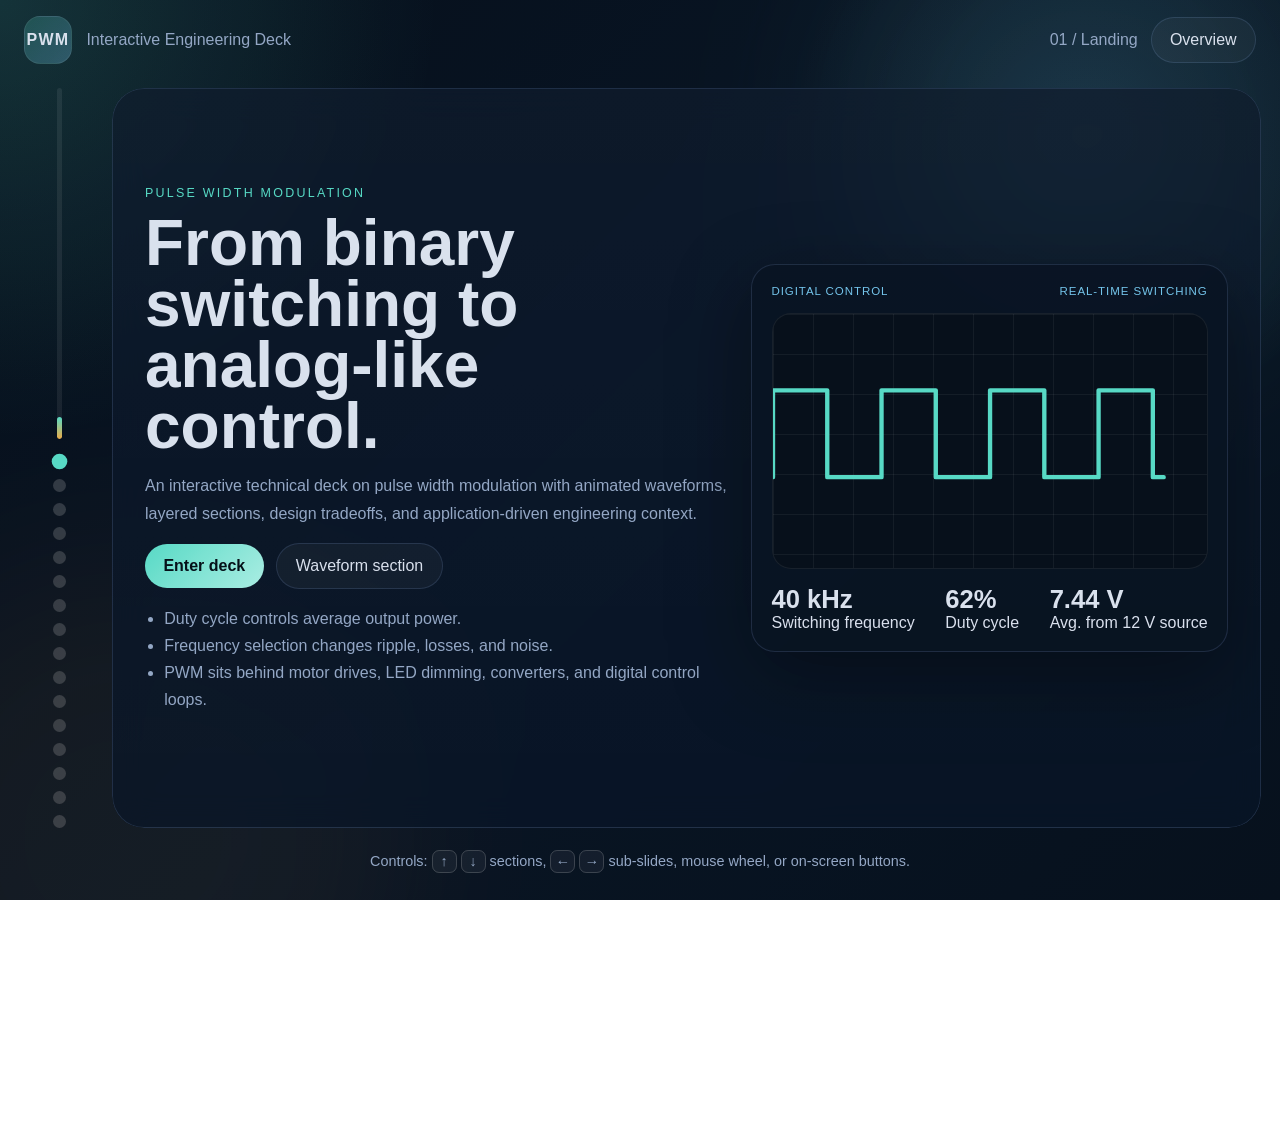
<file: index.html>
<!DOCTYPE html>
<html lang="en">
<head>
  <meta charset="UTF-8">
  <meta name="viewport" content="width=device-width, initial-scale=1.0">
  <title>PWM Interactive Presentation</title>
  <link rel="stylesheet" href="styles.css">
</head>
<body>
  <div class="ambient ambient-a"></div>
  <div class="ambient ambient-b"></div>

  <header class="topbar">
    <div class="brand">
      <span class="brand-mark">PWM</span>
      <span class="brand-copy">Interactive Engineering Deck</span>
    </div>
    <div class="status">
      <span id="sectionLabel">01 / Landing</span>
      <button id="overviewButton" class="ghost-button" type="button">Overview</button>
    </div>
  </header>

  <main class="deck-shell">
    <aside class="rail">
      <div class="rail-progress">
        <span id="progressFill"></span>
      </div>
      <nav id="dotNav" class="dot-nav" aria-label="Section navigation"></nav>
    </aside>

    <section id="deck" class="deck" aria-live="polite">
      <article class="slide active" data-title="Landing">
        <div class="slide-grid hero-layout">
          <div class="hero-copy reveal">
            <p class="eyebrow">Pulse Width Modulation</p>
            <h1>From binary switching to analog-like control.</h1>
            <p class="lede">
              An interactive technical deck on pulse width modulation with animated waveforms,
              layered sections, design tradeoffs, and application-driven engineering context.
            </p>
            <div class="hero-actions">
              <button class="primary-button" type="button" data-jump="1">Enter deck</button>
              <button class="ghost-button" type="button" data-jump="4">Waveform section</button>
            </div>
            <ul class="hero-points">
              <li>Duty cycle controls average output power.</li>
              <li>Frequency selection changes ripple, losses, and noise.</li>
              <li>PWM sits behind motor drives, LED dimming, converters, and digital control loops.</li>
            </ul>
          </div>

          <div class="hero-visual reveal">
            <div class="signal-card">
              <div class="signal-meta">
                <span>Digital control</span>
                <span>Real-time switching</span>
              </div>
              <div class="signal-scope">
                <div class="scope-grid"></div>
                <svg viewBox="0 0 600 220" class="scope-wave">
                  <path d="M0 160 L0 40 L75 40 L75 160 L150 160 L150 40 L225 40 L225 160 L300 160 L300 40 L375 40 L375 160 L450 160 L450 40 L525 40 L525 160 L600 160" />
                </svg>
              </div>
              <div class="hero-metrics">
                <div>
                  <strong>40 kHz</strong>
                  <span>Switching frequency</span>
                </div>
                <div>
                  <strong>62%</strong>
                  <span>Duty cycle</span>
                </div>
                <div>
                  <strong>7.44 V</strong>
                  <span>Avg. from 12 V source</span>
                </div>
              </div>
            </div>
          </div>
        </div>
      </article>

      <article class="slide" data-title="Core Idea">
        <div class="slide-grid">
          <div class="section-heading reveal">
            <p class="eyebrow">Section 1</p>
            <h2>PWM compresses analog intent into timed digital pulses.</h2>
            <p>
              Continuous analog control can be approximated by rapidly alternating between full ON and full OFF states.
              The load responds primarily to the average energy delivered over each switching period.
            </p>
          </div>

          <div class="panel-stack reveal">
            <div class="info-panel">
              <h3>Key equation</h3>
              <p><code>Vavg ≈ Duty Cycle × Vsupply</code> for resistive or filtered loads.</p>
            </div>
            <div class="info-panel">
              <h3>Why engineers use it</h3>
              <p>Switching devices operate efficiently near the ON and OFF extremes, so power loss is often lower than in linear control.</p>
            </div>
            <div class="info-panel">
              <h3>What changes system behavior</h3>
              <p>Load type, switching frequency, dead time, rise/fall time, filtering, and control-loop bandwidth.</p>
            </div>
          </div>

          <div class="formula-band reveal">
            <div class="formula-card">
              <span class="formula-label">Duty Cycle</span>
              <strong>D = Ton / T</strong>
              <p>Fraction of each period spent in the ON state.</p>
            </div>
            <div class="formula-card accent">
              <span class="formula-label">Period</span>
              <strong>f = 1 / T</strong>
              <p>Higher frequency can reduce ripple, but increases switching stress.</p>
            </div>
          </div>
        </div>
      </article>

      <article class="slide" data-title="Mathematics">
        <div class="slide-grid split-grid math-layout">
          <div class="section-heading reveal">
            <p class="eyebrow">Section 2</p>
            <h2>Mathematical model: average value comes from time weighting.</h2>
            <p>
              For a periodic signal that remains at <code>Vs</code> during <code>Ton</code> and at 0 V during
              <code>Toff</code>, the average output over one period follows directly from time-domain integration.
            </p>
          </div>

          <div class="derivation-card reveal">
            <div class="derivation-step">
              <span>01</span>
              <p><code>T = Ton + Toff</code></p>
            </div>
            <div class="derivation-step">
              <span>02</span>
              <p><code>Vavg = (1 / T) ∫0T v(t) dt</code></p>
            </div>
            <div class="derivation-step">
              <span>03</span>
              <p><code>Vavg = (1 / T) [(Vs)(Ton) + (0)(Toff)]</code></p>
            </div>
            <div class="derivation-step accent">
              <span>04</span>
              <p><code>Vavg = Vs × (Ton / T) = Vs × D</code></p>
            </div>
          </div>

          <div class="formula-band reveal">
            <div class="formula-card">
              <span class="formula-label">Example</span>
              <strong>12 V × 0.25 = 3 V</strong>
              <p>At 25% duty cycle, the average delivered voltage is 3 V for a filtered or averaging load.</p>
            </div>
            <div class="formula-card accent">
              <span class="formula-label">Engineering note</span>
              <strong>Average is not instant</strong>
              <p>The waveform remains discontinuous. Smooth system behavior appears only when the load averages or filters the switching signal.</p>
            </div>
          </div>
        </div>
      </article>

      <article class="slide" data-title="Proof Idea">
        <div class="slide-grid theorem-layout">
          <div class="theorem-card reveal">
            <p class="eyebrow">Section 3</p>
            <h2>Proposition</h2>
            <p class="theorem-statement">
              For an ideal PWM waveform applied to a linear low-pass or energy-averaging load, the low-frequency output component is proportional to duty cycle.
            </p>
          </div>

          <div class="proof-card reveal">
            <h3>Proof sketch</h3>
            <ol class="proof-list">
              <li>Represent the input over one switching period as a rectangular periodic waveform.</li>
              <li>The DC term of that waveform equals its average over one period.</li>
              <li>That average is <code>Vs × D</code>, from the time-domain integral.</li>
              <li>A low-pass filter or an inductive-mechanical load suppresses high-frequency switching harmonics.</li>
              <li>The dominant observed output therefore tracks the DC term, which is proportional to duty cycle.</li>
            </ol>
            <p class="proof-note">
              The result provides engineering rigor suitable for presentations in embedded systems, control theory, and power electronics.
            </p>
          </div>
        </div>
      </article>

      <article class="slide has-panels" data-title="Waveform Lab">
        <div class="section-heading reveal">
          <p class="eyebrow">Section 4</p>
          <h2>Waveform lab with horizontal sub-slides.</h2>
          <p>Horizontal sub-slides compare representative duty-cycle conditions and their resulting engineering implications.</p>
        </div>

        <div class="panel-viewer">
          <div class="panel-track" data-panel-track>
            <section class="panel active" data-panel-title="10% Duty">
              <div class="panel-content">
                <div>
                  <span class="chip">Panel A</span>
                  <h3>Low duty cycle: low average energy</h3>
                  <p>
                    A narrow ON interval delivers short bursts of energy separated by longer OFF intervals.
                    This condition is associated with low LED brightness or light motor torque demand.
                  </p>
                  <ul class="detail-list">
                    <li>Average output from 12 V source is about 1.2 V.</li>
                    <li>Ripple becomes more visible if frequency is too low.</li>
                    <li>Perceptible flicker is likely in visual systems at poor frequency choices.</li>
                  </ul>
                </div>
                <div class="wave-card">
                  <div class="wave-display wave-10"></div>
                </div>
              </div>
            </section>

            <section class="panel" data-panel-title="50% Duty">
              <div class="panel-content">
                <div>
                  <span class="chip">Panel B</span>
                  <h3>Balanced waveform: classic demonstration case</h3>
                  <p>
                    At 50%, the ON and OFF intervals are equal. This case is commonly used to illustrate timer behavior,
                    waveform symmetry, and midpoint average power delivery.
                  </p>
                  <ul class="detail-list">
                    <li>Average output is about 6 V from a 12 V source.</li>
                    <li>Symmetric timing simplifies explanation, not always system optimization.</li>
                    <li>Current ripple still depends on load inductance and filter design.</li>
                  </ul>
                </div>
                <div class="wave-card">
                  <div class="wave-display wave-50"></div>
                </div>
              </div>
            </section>

            <section class="panel" data-panel-title="90% Duty">
              <div class="panel-content">
                <div>
                  <span class="chip">Panel C</span>
                  <h3>High duty cycle: near-full delivery</h3>
                  <p>
                    The waveform remains ON for most of the switching period, with only short OFF intervals.
                    Loads with inertia or filtering may therefore respond as if driven by a nearly steady high level.
                  </p>
                  <ul class="detail-list">
                    <li>Average output is about 10.8 V from a 12 V source.</li>
                    <li>Thermal and switching limits still matter even if average output is high.</li>
                    <li>Control resolution near rail conditions becomes important.</li>
                  </ul>
                </div>
                <div class="wave-card">
                  <div class="wave-display wave-90"></div>
                </div>
              </div>
            </section>
          </div>

          <div class="panel-controls">
            <button id="panelPrev" class="ghost-button" type="button">Previous panel</button>
            <div id="panelDots" class="panel-dots" aria-label="Sub-slide navigation"></div>
            <button id="panelNext" class="ghost-button" type="button">Next panel</button>
          </div>
        </div>
      </article>

      <article class="slide" data-title="LED Dimming">
        <div class="slide-grid led-layout">
          <div class="section-heading reveal">
            <p class="eyebrow">Section 5</p>
            <h2>LED dimming: the whole page becomes the load.</h2>
            <p>
              The page brightness varies with duty cycle to illustrate LED dimming through PWM.
              Average delivered power changes continuously even though the switch still operates only in ON and OFF states.
            </p>
          </div>

          <div class="led-console reveal">
            <div class="led-scene-container">
              <div class="led-scene" id="ledScene">
                <div class="led-bulb"></div>
                <div class="led-glow"></div>
                <div class="led-caption">
                  <strong id="ledDutyReadout">55%</strong>
                  <span>Duty cycle</span>
                </div>
              </div>
              <div class="wave-card led-wave-card">
                <div class="wave-display" id="ledWaveDisplay"></div>
              </div>
            </div>

            <div class="led-controls">
              <label for="dutySlider">Duty cycle control</label>
              <input id="dutySlider" type="range" min="5" max="100" value="55" step="1">
              <div class="led-metrics">
                <div>
                  <strong id="avgVoltageReadout">6.60 V</strong>
                  <span>Average from 12 V</span>
                </div>
                <div>
                  <strong id="opticalReadout">Medium-high</strong>
                  <span>Perceived brightness</span>
                </div>
              </div>
              <p class="led-note">
                The flowing waves below the bulb represent the high-frequency switching signal.
                The eye cannot see this switching, only the average brightness it produces.
              </p>
            </div>
          </div>
        </div>
      </article>

      <article class="slide" data-title="LED On-Off Logic">
        <div class="slide-grid led-logic-layout">
          <div class="section-heading reveal">
            <p class="eyebrow">Section 6</p>
            <h2>LED behavior remains binary even when brightness appears continuous.</h2>
            <p>
              Based on the referenced PWM explainer video, the LED should be understood as a device that is either fully ON or fully OFF at each instant.
              Intermediate brightness appears only because the ON time changes within each period.
            </p>
          </div>

          <div class="led-logic-board reveal">
            <div class="logic-card">
              <span class="chip">State A</span>
              <h3>0% duty cycle</h3>
              <div class="logic-led logic-off"></div>
              <div class="logic-wave wave-off"></div>
              <p>The LED receives no ON interval during the period, so it remains OFF for the entire cycle.</p>
            </div>

            <div class="logic-card">
              <span class="chip">State B</span>
              <h3>50% duty cycle</h3>
              <div class="logic-led logic-mid"></div>
              <div class="logic-wave wave-mid"></div>
              <p>The LED alternates between full ON and full OFF. The eye integrates the rapid switching and perceives a medium brightness level.</p>
            </div>

            <div class="logic-card">
              <span class="chip">State C</span>
              <h3>100% duty cycle</h3>
              <div class="logic-led logic-on"></div>
              <div class="logic-wave wave-on"></div>
              <p>The LED remains ON for the complete period, producing maximum average optical output.</p>
            </div>
          </div>

          <div class="logic-note reveal">
            <strong>Key observation</strong>
            <p>
              The video-linked explanation emphasizes outcomes of different duty cycles rather than intermediate analog voltage levels at the LED itself.
              The waveform changes in width, while the LED switching state stays binary.
            </p>
          </div>
        </div>
      </article>

      <article class="slide" data-title="Applications">
        <div class="section-heading reveal">
          <p class="eyebrow">Section 7</p>
          <h2>Where PWM becomes system-critical.</h2>
        </div>

        <div class="application-grid">
          <div class="app-card reveal">
            <div class="app-visual motor-visual">
              <div class="motor-body"></div>
              <div class="motor-rotor"></div>
              <div class="motor-shaft"></div>
            </div>
            <span class="app-index">01</span>
            <h3>Motor control</h3>
            <p>Duty cycle regulates average armature voltage, enabling speed and torque control in DC drives, BLDC stages, and H-bridge systems.</p>
          </div>
          <div class="app-card reveal">
            <div class="app-visual smps-visual">
              <div class="smps-node source"></div>
              <div class="smps-switch"></div>
              <div class="smps-inductor"></div>
              <div class="smps-capacitor"></div>
              <div class="smps-load"></div>
              <div class="energy-pulse"></div>
            </div>
            <span class="app-index">02</span>
            <h3>Switch-mode power supplies</h3>
            <p>PWM governs energy transfer in buck, boost, and inverter topologies, directly affecting efficiency, ripple, and electromagnetic behavior.</p>
          </div>
          <div class="app-card reveal">
            <div class="app-visual led-app-visual">
              <div class="mini-led led-a"></div>
              <div class="mini-led led-b"></div>
              <div class="mini-led led-c"></div>
            </div>
            <span class="app-index">03</span>
            <h3>LED dimming</h3>
            <p>Average optical output changes with duty cycle while instantaneous drive remains digital, preserving efficient switching behavior.</p>
          </div>
          <div class="app-card reveal">
            <div class="app-visual audio-visual">
              <div class="speaker-box"></div>
              <div class="speaker-cone"></div>
              <div class="sound-ring ring-a"></div>
              <div class="sound-ring ring-b"></div>
              <div class="sound-ring ring-c"></div>
            </div>
            <span class="app-index">04</span>
            <h3>Audio and actuation interfaces</h3>
            <p>PWM is used in class-D amplification, buzzers, and compact actuation interfaces where switching signals are filtered or mechanically averaged.</p>
          </div>
        </div>
      </article>

      <article class="slide" data-title="Scenario: H-Bridge">
        <div class="slide-grid split-grid">
          <div class="section-heading reveal">
            <p class="eyebrow">Section 8</p>
            <h2>Actual Scenario: Reversing and Controlling a Motor.</h2>
            <p>
              In industrial robotics or EV powertrains, we don't just control speed; we control direction and braking.
              The <strong>H-Bridge</strong> is the standard circuit that makes this possible using PWM.
            </p>
          </div>

          <div class="scenario-visual reveal">
            <div class="h-bridge-circuit">
              <div class="h-bridge-rail positive">V+</div>
              <div class="h-bridge-switch sw-1">Q1</div>
              <div class="h-bridge-switch sw-2">Q2</div>
              <div class="h-bridge-motor">MOTOR</div>
              <div class="h-bridge-switch sw-3">Q3</div>
              <div class="h-bridge-switch sw-4">Q4</div>
              <div class="h-bridge-rail negative">GND</div>
              <div class="current-flow" id="currentFlow"></div>
            </div>
            <div class="scenario-controls">
              <button class="ghost-button" id="btnForward">Forward (PWM Q1/Q4)</button>
              <button class="ghost-button" id="btnReverse">Reverse (PWM Q2/Q3)</button>
              <button class="ghost-button" id="btnBrake">Brake (Short Q3/Q4)</button>
            </div>
          </div>

          <div class="panel-stack reveal">
            <div class="info-panel">
              <h3>Implementation</h3>
              <p>Hardware timers generate complementary PWM signals with <strong>Dead Time</strong> to prevent short circuits (shoot-through).</p>
            </div>
            <div class="info-panel">
              <h3>Efficiency</h3>
              <p>MOSFETs are either fully ON (low resistance) or fully OFF, minimizing heat dissipation compared to linear drivers.</p>
            </div>
            <div class="info-panel">
              <h3>Inductive Kick</h3>
              <p>PWM frequency must be high enough so the motor's inductance smoothes the current, preventing "jerky" movement.</p>
            </div>
          </div>
        </div>
      </article>

      <article class="slide" data-title="Generation & Use">
        <div class="slide-grid generation-layout">
          <div class="section-heading reveal">
            <p class="eyebrow">Section 9</p>
            <h2>PWM generation and utilization in one visual chain.</h2>
            <p>
              PWM begins as a timing comparison problem inside a controller and becomes useful only after
              the switching waveform interacts with a power stage, a filter, and a physical load.
            </p>
          </div>

          <div class="generation-board reveal">
            <div class="generation-flow">
              <div class="gen-node">
                <span class="chip">Reference</span>
                <strong>Speed / brightness / voltage target</strong>
              </div>
              <div class="gen-arrow"></div>
              <div class="gen-node">
                <span class="chip">Timer + Counter</span>
                <strong>Periodic ramp or counter base</strong>
              </div>
              <div class="gen-arrow"></div>
              <div class="gen-node">
                <span class="chip">Compare Logic</span>
                <strong>High while counter &lt; compare</strong>
              </div>
              <div class="gen-arrow"></div>
              <div class="gen-node">
                <span class="chip">Power Stage</span>
                <strong>MOSFET / driver / bridge</strong>
              </div>
              <div class="gen-arrow"></div>
              <div class="gen-node">
                <span class="chip">Load Response</span>
                <strong>Motor, LED, converter, audio load</strong>
              </div>
            </div>

            <div class="generation-visuals">
              <div class="gen-card">
                <h3>Actual generation</h3>
                <div class="counter-demo">
                  <div class="counter-track">
                    <div class="counter-scan"></div>
                    <div class="compare-level"></div>
                  </div>
                </div>
                <p>The PWM output stays high until the timer count crosses the compare threshold, after which it turns low for the remainder of the period.</p>
              </div>

              <div class="gen-card">
                <h3>Actual utilization</h3>
                <div class="utilization-demo">
                  <div class="util-wave"></div>
                  <div class="util-filter"></div>
                  <div class="util-output"></div>
                </div>
                <p>The switching waveform is then converted into usable electrical, optical, mechanical, or acoustic behavior by filtering, inertia, or energy storage.</p>
              </div>
            </div>
          </div>
        </div>
      </article>

      <article class="slide" data-title="MCU PWM Hardware">
        <div class="slide-grid mcu-layout">
          <div class="section-heading reveal">
            <p class="eyebrow">Section 10</p>
            <h2>Hardware PWM generation inside an MCU.</h2>

            <p>
              In a microcontroller, PWM is typically generated by a timer peripheral whose counter is compared
              against programmed register values. The output pin changes state automatically when compare events occur.
            </p>
          </div>

          <div class="mcu-stage reveal">
            <div class="mcu-visual interactive-mcu">
              <div class="mcu-board">
                <div class="board-plane"></div>
                <div class="trace trace-a"></div>
                <div class="trace trace-b"></div>
                <div class="trace trace-c"></div>

                <div class="mcu-chip isometric-chip">
                  <div class="chip-top"></div>
                  <div class="chip-side chip-side-left"></div>
                  <div class="chip-side chip-side-right"></div>
                  <div class="chip-label">MCU TIMER BLOCK</div>

                  <div class="mcu-module timer-block" id="timerBlock">
                    <span class="chip">Timer Core</span>
                    <strong>PSC -> CNT -> ARR</strong>
                    <small>Clock division and counter progression</small>
                  </div>
                  <div class="mcu-module compare-block" id="compareBlock">
                    <span class="chip">Comparator</span>
                    <strong>Compare CNT with CCR1</strong>
                    <small>Generates match event inside hardware</small>
                  </div>
                  <div class="mcu-module output-block" id="outputBlock">
                    <span class="chip">Output Unit</span>
                    <strong>PWM mode + channel driver</strong>
                    <small>Updates pin state without CPU bit-banging</small>
                  </div>
                  <div class="signal-dot signal-dot-a" id="signalDotA"></div>
                  <div class="signal-dot signal-dot-b" id="signalDotB"></div>
                </div>

                <div class="board-wave-panel">
                  <div class="simulation-head">
                    <div>
                      <span class="chip">Live Simulation</span>
                      <strong>Counter, compare, and output state</strong>
                    </div>
                    <button id="mcuSimButton" class="primary-button" type="button">Start PWM</button>
                  </div>

                  <div class="counter-visual">
                    <div class="counter-readout">
                      <span>CNT</span>
                      <strong id="counterValue">000</strong>
                    </div>
                    <div class="counter-readout">
                      <span>CCR1</span>
                      <strong id="compareValue">250</strong>
                    </div>
                    <div class="counter-readout">
                      <span>OUT</span>
                      <strong id="outputState">LOW</strong>
                    </div>
                  </div>

                  <div class="counter-bar">
                    <div id="counterFill" class="counter-fill"></div>
                    <div id="compareMarker" class="compare-marker"></div>
                  </div>

                  <div class="waveform-monitor">
                    <div class="monitor-grid"></div>
                    <div id="wavePulse" class="wave-pulse"></div>
                  </div>
                </div>
              </div>

              <div class="register-rack">
                <div class="register-card">
                  <span class="chip">PSC</span>
                  <strong>Prescaler register</strong>
                  <p>Divides the base clock before the timer counts.</p>
                </div>
                <div class="register-card">
                  <span class="chip">ARR / TOP</span>
                  <strong>Period register</strong>
                  <p>Defines the PWM period or wrap value.</p>
                </div>
                <div class="register-card">
                  <span class="chip">CCR1</span>
                  <strong>Compare register</strong>
                  <p>Defines the duty threshold within the period.</p>
                </div>
                <div class="register-card">
                  <span class="chip">CCER / COM bits</span>
                  <strong>Channel enable + mode</strong>
                  <p>Enables the pin output and selects PWM polarity/mode.</p>
                </div>
              </div>
            </div>

            <div class="register-explain">
              <div class="register-flow">
                <div class="register-step">
                  <strong>1. Clock division</strong>
                  <p><code>timer_clk = fclk / (PSC + 1)</code></p>
                </div>
                <div class="register-step">
                  <strong>2. Period setup</strong>
                  <p><code>fpwm = timer_clk / (ARR + 1)</code></p>
                </div>
                <div class="register-step">
                  <strong>3. Duty setup</strong>
                  <p><code>duty = CCRx / (ARR + 1)</code></p>
                </div>
                <div class="register-step accent">
                  <strong>4. Hardware action</strong>
                  <p>The channel output stays active while <code>CNT &lt; CCRx</code>, then toggles automatically.</p>
                </div>
              </div>

              <div class="register-code">
                <h3>Register-level implementation pattern</h3>
                <pre><code>TIMx_PSC  = 79;
TIMx_ARR  = 999;
TIMx_CCR1 = 250;

TIMx_CCMR1 |= PWM_MODE_1;
TIMx_CCER  |= CH1_ENABLE;
TIMx_CR1   |= TIMER_ENABLE;</code></pre>
                <p>
                  This sequence configures the timer clock division, period, compare threshold, PWM mode,
                  channel enable, and final timer start. Once enabled, the waveform is generated without CPU toggling.
                </p>
              </div>
            </div>
          </div>
        </div>
      </article>

      <article class="slide" data-title="Embedded Systems">
        <div class="slide-grid embed-layout">
          <div class="section-heading reveal">
            <p class="eyebrow">Section 11</p>
            <h2>PWM in embedded systems: both hardware and software matter.</h2>
            <p>
              A complete embedded-systems view includes both the microcontroller peripherals that generate PWM in hardware
              and the firmware layers that compute, schedule, and supervise duty-cycle updates.
            </p>
          </div>

          <div class="embed-columns reveal">
            <div class="embed-card">
              <span class="chip">Hardware use</span>
              <h3>Timer and peripheral side</h3>
              <ul class="detail-list">
                <li>MCU timers generate PWM without continuous CPU intervention.</li>
                <li>Output compare units define duty cycle with deterministic timing.</li>
                <li>Complementary PWM and dead time are used in motor drives and power stages.</li>
                <li>DMA or event systems can feed waveform updates at high rate.</li>
                <li>Pins route PWM into LEDs, fans, H-bridges, buck converters, and servo outputs.</li>
              </ul>
            </div>
            <div class="embed-card">
              <span class="chip">Software use</span>
              <h3>Firmware and control side</h3>
              <ul class="detail-list">
                <li>Control loops compute new duty values from sensor feedback.</li>
                <li>RTOS tasks or ISRs decide when updates are safe and synchronized.</li>
                <li>Calibration tables linearize nonlinear loads such as LEDs and motors.</li>
                <li>Fault software clamps PWM during overcurrent, overtemperature, or undervoltage events.</li>
                <li>Communication stacks expose PWM setpoints for UI, diagnostics, and remote control.</li>
              </ul>
            </div>
          </div>
        </div>
      </article>

      <article class="slide" data-title="Tradeoffs">
        <div class="slide-grid split-grid">
          <div class="section-heading reveal">
            <p class="eyebrow">Section 12</p>
            <h2>Choosing PWM settings is mostly a tradeoff problem.</h2>
            <p>
              Practical PWM design is governed by competing constraints rather than by definitions alone.
            </p>
          </div>

          <div class="tradeoff-board reveal">
            <div class="tradeoff-card">
              <h3>Raise frequency</h3>
              <p>Smaller filters, smoother output, reduced low-frequency artifacts.</p>
              <span>Cost: more switching loss and potential EMI stress.</span>
            </div>
            <div class="tradeoff-card">
              <h3>Increase resolution</h3>
              <p>Finer duty-cycle control, improved low-speed or low-brightness behavior.</p>
              <span>Cost: timer limits and control-update complexity.</span>
            </div>
            <div class="tradeoff-card">
              <h3>Add filtering</h3>
              <p>Cleaner analog-like output, less ripple delivered to the load.</p>
              <span>Cost: slower response, larger components, more design tuning.</span>
            </div>
            <div class="tradeoff-card">
              <h3>Protect the switch</h3>
              <p>Dead time, gate shaping, and layout discipline reduce shoot-through and ringing.</p>
              <span>Cost: added implementation detail and timing calibration.</span>
            </div>
          </div>
        </div>
      </article>

      <article class="slide" data-title="Alternatives & Why?">
        <div class="slide-grid split-grid">
          <div class="section-heading reveal">
            <p class="eyebrow">Section 13</p>
            <h2>Alternatives and why PWM dominates.</h2>
            <p>
              PWM isn't the only way to control power, but it's often the most efficient. 
              Let's look at the alternatives and why engineers almost always choose PWM.
            </p>
          </div>

          <div class="tradeoff-board reveal">
            <div class="tradeoff-card">
              <h3>Linear Regulation</h3>
              <p>Uses a transistor as a variable resistor to drop voltage.</p>
              <span>Pros: Pure DC, no noise. <br>Cons: Extremely inefficient, generates massive heat.</span>
            </div>
            <div class="tradeoff-card">
              <h3>DAC (Digital-to-Analog)</h3>
              <p>Produces a true analog voltage level.</p>
              <span>Pros: Precise. <br>Cons: Low power capability, expensive for high-current loads.</span>
            </div>
            <div class="tradeoff-card">
              <h3>PDM / Sigma-Delta</h3>
              <p>Varies the density of pulses rather than the width.</p>
              <span>Pros: Better for audio/precision. <br>Cons: Harder to implement in basic hardware.</span>
            </div>
            <div class="tradeoff-card">
              <h3>ON/OFF Control</h3>
              <p>Simple thermostat-style switching.</p>
              <span>Pros: Simple. <br>Cons: Poor resolution, constant oscillations around setpoint.</span>
            </div>
          </div>

          <div class="info-panel reveal" style="grid-column: 1 / -1;">
            <h3>The Verdict: Why PWM?</h3>
            <p>
              PWM provides the perfect balance of <strong>efficiency</strong> (MOSFETs stay cool), 
              <strong>simplicity</strong> (built into every $0.50 MCU), and 
              <strong>performance</strong> (high-resolution control). 
              It is the "Swiss Army Knife" of power electronics.
            </p>
          </div>
        </div>
      </article>

      <article class="slide" data-title="Design Checklist">
        <div class="slide-grid checklist-layout">
          <div class="section-heading reveal">
            <p class="eyebrow">Section 14</p>
            <h2>PWM design checklist for a real system review.</h2>
          </div>

          <div class="checklist reveal">
            <div class="check-item"><span></span><p>Define the load model: resistive, inductive, capacitive, or mixed.</p></div>
            <div class="check-item"><span></span><p>Select frequency based on ripple, acoustics, EMC, and switch capability.</p></div>
            <div class="check-item"><span></span><p>Validate thermal behavior at worst-case duty cycle and ambient condition.</p></div>
            <div class="check-item"><span></span><p>Quantify timer resolution and control-loop update limits.</p></div>
            <div class="check-item"><span></span><p>Review layout, current return paths, and gate-drive integrity.</p></div>
            <div class="check-item"><span></span><p>Measure waveform quality on hardware, not only in simulation.</p></div>
          </div>
        </div>
      </article>

      <article class="slide" data-title="Closing">
        <div class="closing-card reveal">
          <p class="eyebrow">Final Frame</p>
          <h2>PWM is simple in principle and demanding in implementation.</h2>
          <p>
            That tension is exactly why it remains one of the most useful control techniques in embedded and power electronics.
            The subject combines a simple switching concept with nontrivial design decisions in implementation, control, and system integration.
          </p>
          <div class="closing-stats">
            <div>
              <strong>16</strong>
              <span>Vertical sections</span>
            </div>
            <div>
              <strong>3</strong>
              <span>Horizontal sub-slides</span>
            </div>
            <div>
              <strong>100%</strong>
              <span>Browser-based delivery</span>
            </div>
          </div>
          <button class="primary-button" type="button" data-jump="0">Return to opening</button>
        </div>
      </article>
    </section>
  </main>

  <div id="overview" class="overview hidden" aria-hidden="true">
    <div class="overview-card">
      <div class="overview-head">
        <h2>Deck Overview</h2>
        <button id="closeOverview" class="ghost-button" type="button">Close</button>
      </div>
      <div id="overviewGrid" class="overview-grid"></div>
    </div>
  </div>

  <footer class="hint-bar">
    <p>Controls: <kbd>↑</kbd> <kbd>↓</kbd> sections, <kbd>←</kbd> <kbd>→</kbd> sub-slides, mouse wheel, or on-screen buttons.</p>
  </footer>

  <div id="pulseTransition" class="pulse-transition" aria-hidden="true">
    <div class="pulse-core"></div>
    <div class="pulse-wave pulse-wave-a"></div>
    <div class="pulse-wave pulse-wave-b"></div>
  </div>

  <script src="script.js"></script>
</body>
</html>
</file>
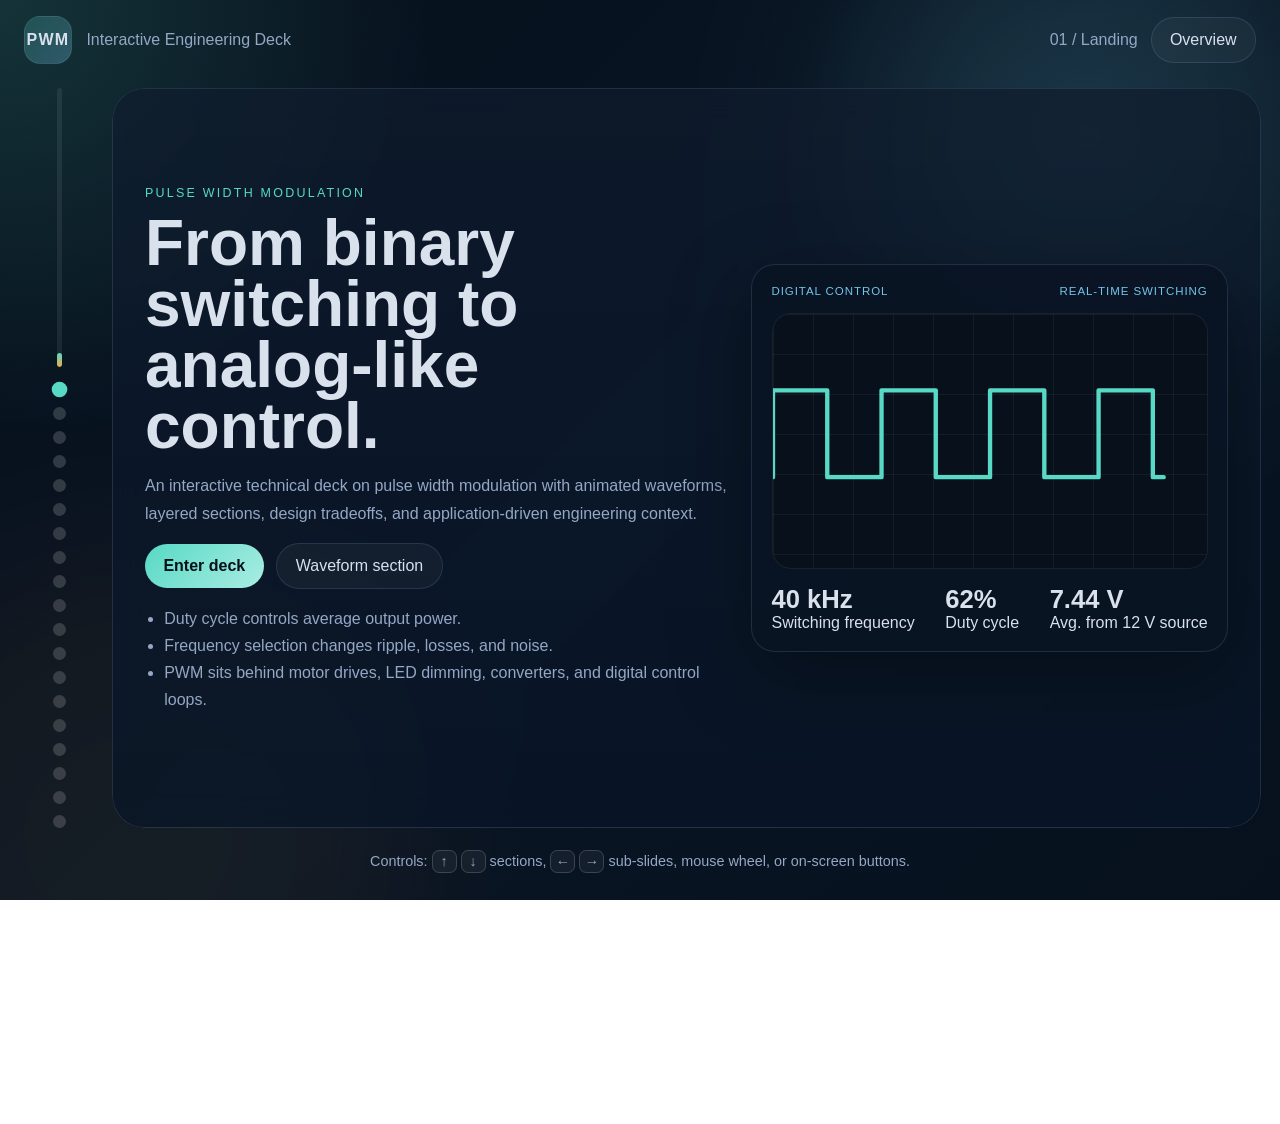
<file: web_page_PPT/index.html>
<!DOCTYPE html>
<html lang="en">
<head>
  <meta charset="UTF-8">
  <meta name="viewport" content="width=device-width, initial-scale=1.0">
  <title>PWM Interactive Presentation</title>
  <link rel="stylesheet" href="styles.css">
</head>
<body>
  <div class="ambient ambient-a"></div>
  <div class="ambient ambient-b"></div>

  <header class="topbar">
    <div class="brand">
      <span class="brand-mark">PWM</span>
      <span class="brand-copy">Interactive Engineering Deck</span>
    </div>
    <div class="status">
      <span id="sectionLabel">01 / Landing</span>
      <button id="overviewButton" class="ghost-button" type="button">Overview</button>
    </div>
  </header>

  <main class="deck-shell">
    <aside class="rail">
      <div class="rail-progress">
        <span id="progressFill"></span>
      </div>
      <nav id="dotNav" class="dot-nav" aria-label="Section navigation"></nav>
    </aside>

    <section id="deck" class="deck" aria-live="polite">
      <article class="slide active" data-title="Landing">
        <div class="slide-grid hero-layout">
          <div class="hero-copy reveal">
            <p class="eyebrow">Pulse Width Modulation</p>
            <h1>From binary switching to analog-like control.</h1>
            <p class="lede">
              An interactive technical deck on pulse width modulation with animated waveforms,
              layered sections, design tradeoffs, and application-driven engineering context.
            </p>
            <div class="hero-actions">
              <button class="primary-button" type="button" data-jump="1">Enter deck</button>
              <button class="ghost-button" type="button" data-jump="7">Waveform section</button>
            </div>
            <ul class="hero-points">
              <li>Duty cycle controls average output power.</li>
              <li>Frequency selection changes ripple, losses, and noise.</li>
              <li>PWM sits behind motor drives, LED dimming, converters, and digital control loops.</li>
            </ul>
          </div>

          <div class="hero-visual reveal">
            <div class="signal-card">
              <div class="signal-meta">
                <span>Digital control</span>
                <span>Real-time switching</span>
              </div>
              <div class="signal-scope">
                <div class="scope-grid"></div>
                <svg viewBox="0 0 600 220" class="scope-wave">
                  <path d="M0 160 L0 40 L75 40 L75 160 L150 160 L150 40 L225 40 L225 160 L300 160 L300 40 L375 40 L375 160 L450 160 L450 40 L525 40 L525 160 L600 160" />
                </svg>
              </div>
              <div class="hero-metrics">
                <div>
                  <strong>40 kHz</strong>
                  <span>Switching frequency</span>
                </div>
                <div>
                  <strong>62%</strong>
                  <span>Duty cycle</span>
                </div>
                <div>
                  <strong>7.44 V</strong>
                  <span>Avg. from 12 V source</span>
                </div>
              </div>
            </div>
          </div>
        </div>
      </article>

      <article class="slide" data-title="Modulation Universe">
        <div class="slide-grid split-grid">
          <div class="section-heading reveal">
            <p class="eyebrow">Section 1</p>
            <h2>Beyond simple DC: Why modulate?</h2>
            <p>
              Modulation is the process of varying a carrier signal to represent information or control power. 
              In power electronics, PWM is the gold standard for efficiency.
            </p>
          </div>

          <div class="modulation-types reveal">
            <div class="mod-card">
              <div class="mod-visual am-visual">
                 <div class="mod-wave-a"></div>
              </div>
              <h3>AM / FM</h3>
              <p>Analog modulation used for communication. Continuous variation of amplitude or frequency.</p>
            </div>
            <div class="mod-card">
              <div class="mod-visual pwm-visual-small">
                 <div class="mod-wave-pwm"></div>
              </div>
              <h3>PWM</h3>
              <p>Digital power control. Fixed frequency, variable duty cycle. High efficiency.</p>
            </div>
            <div class="mod-card">
              <div class="mod-visual pdm-visual">
                 <div class="mod-wave-pdm"></div>
              </div>
              <h3>PDM / PAM</h3>
              <p>Varying pulse density or amplitude. Used in audio (SACD) and precision control.</p>
            </div>
          </div>

          <div class="info-panel reveal" style="grid-column: 1 / -1;">
            <h3>Importance of PWM</h3>
            <p>
              Unlike linear control (which wastes energy as heat), PWM keeps the switching element either fully ON or fully OFF. 
              This <strong>drastically reduces power loss</strong>, allowing for smaller heat sinks and longer battery life in portable devices.
            </p>
          </div>
        </div>
      </article>

      <article class="slide" data-title="Core Idea">
        <div class="slide-grid">
          <div class="section-heading reveal">
            <p class="eyebrow">Section 2</p>
            <h2>PWM compresses analog intent into timed digital pulses.</h2>
            <p>
              Continuous analog control can be approximated by rapidly alternating between full ON and full OFF states.
              The load responds primarily to the average energy delivered over each switching period.
            </p>
          </div>

          <div class="panel-stack reveal">
            <div class="info-panel">
              <h3>Key equation</h3>
              <p><code>Vavg ≈ Duty Cycle × Vsupply</code> for resistive or filtered loads.</p>
            </div>
            <div class="info-panel">
              <h3>Why engineers use it</h3>
              <p>Switching devices operate efficiently near the ON and OFF extremes, so power loss is often lower than in linear control.</p>
            </div>
            <div class="info-panel">
              <h3>What changes system behavior</h3>
              <p>Load type, switching frequency, dead time, rise/fall time, filtering, and control-loop bandwidth.</p>
            </div>
          </div>

          <div class="formula-band reveal">
            <div class="formula-card">
              <span class="formula-label">Duty Cycle</span>
              <strong>D = Ton / T</strong>
              <p>Fraction of each period spent in the ON state.</p>
            </div>
            <div class="formula-card accent">
              <span class="formula-label">Period</span>
              <strong>f = 1 / T</strong>
              <p>Higher frequency can reduce ripple, but increases switching stress.</p>
            </div>
          </div>
        </div>
      </article>

      <article class="slide" data-title="Mathematics">
        <div class="slide-grid split-grid math-layout">
          <div class="section-heading reveal">
            <p class="eyebrow">Section 3</p>
            <h2>Mathematical model: average value comes from time weighting.</h2>
            <p>
              For a periodic signal that remains at <code>Vs</code> during <code>Ton</code> and at 0 V during
              <code>Toff</code>, the average output over one period follows directly from time-domain integration.
            </p>
          </div>

          <div class="derivation-card reveal">
            <div class="derivation-step">
              <span>01</span>
              <p><code>T = Ton + Toff</code></p>
            </div>
            <div class="derivation-step">
              <span>02</span>
              <p><code>Vavg = (1 / T) ∫0T v(t) dt</code></p>
            </div>
            <div class="derivation-step">
              <span>03</span>
              <p><code>Vavg = (1 / T) [(Vs)(Ton) + (0)(Toff)]</code></p>
            </div>
            <div class="derivation-step accent">
              <span>04</span>
              <p><code>Vavg = Vs × (Ton / T) = Vs × D</code></p>
            </div>
          </div>

          <div class="formula-band reveal">
            <div class="formula-card">
              <span class="formula-label">Example</span>
              <strong>12 V × 0.25 = 3 V</strong>
              <p>At 25% duty cycle, the average delivered voltage is 3 V for a filtered or averaging load.</p>
            </div>
            <div class="formula-card accent">
              <span class="formula-label">Engineering note</span>
              <strong>Average is not instant</strong>
              <p>The waveform remains discontinuous. Smooth system behavior appears only when the load averages or filters the switching signal.</p>
            </div>
          </div>
        </div>
      </article>

      <article class="slide" data-title="Proof Idea">
        <div class="slide-grid theorem-layout">
          <div class="theorem-card reveal">
            <p class="eyebrow">Section 4</p>
            <h2>Proposition</h2>
            <p class="theorem-statement">
              For an ideal PWM waveform applied to a linear low-pass or energy-averaging load, the low-frequency output component is proportional to duty cycle.
            </p>
          </div>

          <div class="proof-card reveal">
            <h3>Proof sketch</h3>
            <ol class="proof-list">
              <li>Represent the input over one switching period as a rectangular periodic waveform.</li>
              <li>The DC term of that waveform equals its average over one period.</li>
              <li>That average is <code>Vs × D</code>, from the time-domain integral.</li>
              <li>A low-pass filter or an inductive-mechanical load suppresses high-frequency switching harmonics.</li>
              <li>The dominant observed output therefore tracks the DC term, which is proportional to duty cycle.</li>
            </ol>
            <p class="proof-note">
              The result provides engineering rigor suitable for presentations in embedded systems, control theory, and power electronics.
            </p>
          </div>
        </div>
      </article>

      <article class="slide" data-title="Modulation Process">
        <div class="slide-grid split-grid">
          <div class="section-heading reveal">
            <p class="eyebrow">Section 5</p>
            <h2>Modulation: Comparing Reference and Carrier.</h2>
            <p>
              PWM is generated by comparing a <strong>reference signal</strong> (the desired output level) 
              against a high-frequency <strong>carrier signal</strong> (usually a sawtooth or triangle wave).
            </p>
          </div>
          <div class="modulation-plot-container reveal">
            <div class="plot-card">
              <div class="plot-header">
                <span class="chip">Modulator logic</span>
                <strong>V_ref vs. V_carrier</strong>
              </div>
              <div class="plot-view">
                <div class="plot-grid"></div>
                <svg viewBox="0 0 600 200" class="mod-plot-svg">
                  <path class="carrier-path" d="M0 180 L50 20 L100 180 L150 20 L200 180 L250 20 L300 180 L350 20 L400 180 L450 20 L500 180 L550 20 L600 180" />
                  <line class="ref-line" x1="0" y1="100" x2="600" y2="100" />
                  <circle class="mod-point" cx="25" cy="100" r="4" />
                </svg>
              </div>
              <div class="plot-output">
                <div class="plot-grid"></div>
                <svg viewBox="0 0 600 80" class="mod-pwm-svg">
                  <path class="pwm-path" d="M0 70 L25 70 L25 10 L75 10 L75 70 L125 70 L125 10 L175 10 L175 70 L225 70 L225 10 L275 10 L275 70 L325 70 L325 10 L375 10 L375 70 L425 70 L425 10 L475 10 L475 70 L525 70 L525 10 L575 10 L575 70 L600 70" />
                </svg>
              </div>
            </div>
          </div>
          <div class="info-panel reveal" style="grid-column: 1 / -1;">
            <div class="panel-stack" style="grid-template-columns: repeat(3, 1fr);">
              <div>
                <h3>Comparison Logic</h3>
                <p>If <code>V_ref > V_carrier</code>, output is <strong>HIGH</strong>. Otherwise, it is <strong>LOW</strong>.</p>
              </div>
              <div>
                <h3>Carrier Frequency</h3>
                <p>Determines the PWM period. Higher frequency means smaller pulses and less ripple.</p>
              </div>
              <div>
                <h3>Duty Cycle</h3>
                <p>The time the reference spends above the carrier relative to the total period.</p>
              </div>
            </div>
          </div>
        </div>
      </article>

      <article class="slide" data-title="Demodulation Process">
        <div class="slide-grid split-grid">
          <div class="section-heading reveal">
            <p class="eyebrow">Section 6</p>
            <h2>Demodulation: Recovering the Analog intent.</h2>
            <p>
              The digital PWM signal is converted back into an analog-like level by <strong>filtering</strong>.
              The filter removes high-frequency switching and keeps the <strong>average value</strong>.
            </p>
          </div>
          <div class="demod-visual reveal">
            <div class="filter-chain">
              <div class="filter-node input">
                <span class="chip">Input</span>
                <strong>Digital PWM</strong>
                <div class="mini-wave pwm-mini"></div>
              </div>
              <div class="filter-arrow"></div>
              <div class="filter-node filter">
                <span class="chip">Low-Pass Filter</span>
                <strong>L, C, or inertia</strong>
                <div class="filter-symbol"></div>
              </div>
              <div class="filter-arrow"></div>
              <div class="filter-node output">
                <span class="chip">Output</span>
                <strong>Smooth Average</strong>
                <div class="mini-wave analog-mini"></div>
              </div>
            </div>
          </div>
          <div class="panel-stack reveal" style="grid-column: 1 / -1;">
            <div class="info-panel">
              <h3>Electrical Filters</h3>
              <p>Inductors (L) and Capacitors (C) store energy, smoothing out voltage and current spikes.</p>
            </div>
            <div class="info-panel">
              <h3>Mechanical Inertia</h3>
              <p>Motor rotors cannot accelerate instantly, so they respond to the average magnetic field.</p>
            </div>
            <div class="info-panel">
              <h3>Perceptual Averaging</h3>
              <p>The human eye has a "frame rate" (persistence of vision) that integrates rapid LED flashes.</p>
            </div>
          </div>
        </div>
      </article>

      <article class="slide has-panels" data-title="Waveform Lab">
        <div class="section-heading reveal">
          <p class="eyebrow">Section 7</p>
          <h2>Waveform lab with horizontal sub-slides.</h2>
          <p>Horizontal sub-slides compare representative duty-cycle conditions and their resulting engineering implications.</p>
        </div>

        <div class="panel-viewer">
          <div class="panel-track" data-panel-track>
            <section class="panel active" data-panel-title="10% Duty">
              <div class="panel-content">
                <div>
                  <span class="chip">Panel A</span>
                  <h3>Low duty cycle: low average energy</h3>
                  <p>
                    A narrow ON interval delivers short bursts of energy separated by longer OFF intervals.
                    This condition is associated with low LED brightness or light motor torque demand.
                  </p>
                  <ul class="detail-list">
                    <li>Average output from 12 V source is about 1.2 V.</li>
                    <li>Ripple becomes more visible if frequency is too low.</li>
                    <li>Perceptible flicker is likely in visual systems at poor frequency choices.</li>
                  </ul>
                </div>
                <div class="wave-card">
                  <div class="wave-display wave-10"></div>
                </div>
              </div>
            </section>

            <section class="panel" data-panel-title="50% Duty">
              <div class="panel-content">
                <div>
                  <span class="chip">Panel B</span>
                  <h3>Balanced waveform: classic demonstration case</h3>
                  <p>
                    At 50%, the ON and OFF intervals are equal. This case is commonly used to illustrate timer behavior,
                    waveform symmetry, and midpoint average power delivery.
                  </p>
                  <ul class="detail-list">
                    <li>Average output is about 6 V from a 12 V source.</li>
                    <li>Symmetric timing simplifies explanation, not always system optimization.</li>
                    <li>Current ripple still depends on load inductance and filter design.</li>
                  </ul>
                </div>
                <div class="wave-card">
                  <div class="wave-display wave-50"></div>
                </div>
              </div>
            </section>

            <section class="panel" data-panel-title="90% Duty">
              <div class="panel-content">
                <div>
                  <span class="chip">Panel C</span>
                  <h3>High duty cycle: near-full delivery</h3>
                  <p>
                    The waveform remains ON for most of the switching period, with only short OFF intervals.
                    Loads with inertia or filtering may therefore respond as if driven by a nearly steady high level.
                  </p>
                  <ul class="detail-list">
                    <li>Average output is about 10.8 V from a 12 V source.</li>
                    <li>Thermal and switching limits still matter even if average output is high.</li>
                    <li>Control resolution near rail conditions becomes important.</li>
                  </ul>
                </div>
                <div class="wave-card">
                  <div class="wave-display wave-90"></div>
                </div>
              </div>
            </section>
          </div>

          <div class="panel-controls">
            <button id="panelPrev" class="ghost-button" type="button">Previous panel</button>
            <div id="panelDots" class="panel-dots" aria-label="Sub-slide navigation"></div>
            <button id="panelNext" class="ghost-button" type="button">Next panel</button>
          </div>
        </div>
      </article>

      <article class="slide" data-title="LED Dimming">
        <div class="slide-grid led-layout">
          <div class="section-heading reveal">
            <p class="eyebrow">Section 8</p>
            <h2>LED dimming: the whole page becomes the load.</h2>
            <p>
              The page brightness varies with duty cycle to illustrate LED dimming through PWM.
              Average delivered power changes continuously even though the switch still operates only in ON and OFF states.
            </p>
          </div>

          <div class="led-console reveal">
            <div class="led-scene-container">
              <div class="led-scene" id="ledScene">
                <div class="led-bulb"></div>
                <div class="led-glow"></div>
                <div class="led-caption">
                  <strong id="ledDutyReadout">55%</strong>
                  <span>Duty cycle</span>
                </div>
              </div>
              <div class="wave-card led-wave-card">
                <div class="wave-display" id="ledWaveDisplay"></div>
              </div>
            </div>

            <div class="led-controls">
              <label for="dutySlider">Duty cycle control</label>
              <input id="dutySlider" type="range" min="5" max="100" value="55" step="1">
              <div class="led-metrics">
                <div>
                  <strong id="avgVoltageReadout">6.60 V</strong>
                  <span>Average from 12 V</span>
                </div>
                <div>
                  <strong id="opticalReadout">Medium-high</strong>
                  <span>Perceived brightness</span>
                </div>
              </div>
              <p class="led-note">
                The flowing waves below the bulb represent the high-frequency switching signal.
                The eye cannot see this switching, only the average brightness it produces.
              </p>
            </div>
          </div>
        </div>
      </article>

      <article class="slide" data-title="LED On-Off Logic">
        <div class="slide-grid led-logic-layout">
          <div class="section-heading reveal">
            <p class="eyebrow">Section 9</p>
            <h2>LED behavior remains binary even when brightness appears continuous.</h2>
            <p>
              Based on the referenced PWM explainer video, the LED should be understood as a device that is either fully ON or fully OFF at each instant.
              Intermediate brightness appears only because the ON time changes within each period.
            </p>
          </div>

          <div class="led-logic-board reveal">
            <div class="logic-card">
              <span class="chip">State A</span>
              <h3>0% duty cycle</h3>
              <div class="logic-led logic-off"></div>
              <div class="logic-wave wave-off"></div>
              <p>The LED receives no ON interval during the period, so it remains OFF for the entire cycle.</p>
            </div>

            <div class="logic-card">
              <span class="chip">State B</span>
              <h3>50% duty cycle</h3>
              <div class="logic-led logic-mid"></div>
              <div class="logic-wave wave-mid"></div>
              <p>The LED alternates between full ON and full OFF. The eye integrates the rapid switching and perceives a medium brightness level.</p>
            </div>

            <div class="logic-card">
              <span class="chip">State C</span>
              <h3>100% duty cycle</h3>
              <div class="logic-led logic-on"></div>
              <div class="logic-wave wave-on"></div>
              <p>The LED remains ON for the complete period, producing maximum average optical output.</p>
            </div>
          </div>

          <div class="logic-note reveal">
            <strong>Key observation</strong>
            <p>
              The video-linked explanation emphasizes outcomes of different duty cycles rather than intermediate analog voltage levels at the LED itself.
              The waveform changes in width, while the LED switching state stays binary.
            </p>
          </div>
        </div>
      </article>

      <article class="slide" data-title="Applications">
        <div class="section-heading reveal">
          <p class="eyebrow">Section 10</p>
          <h2>Where PWM becomes system-critical.</h2>
        </div>

        <div class="application-grid">
          <div class="app-card reveal">
            <div class="app-visual motor-visual">
              <div class="motor-body"></div>
              <div class="motor-rotor"></div>
              <div class="motor-shaft"></div>
            </div>
            <span class="app-index">01</span>
            <h3>Motor control</h3>
            <p>Duty cycle regulates average armature voltage, enabling speed and torque control in DC drives, BLDC stages, and H-bridge systems.</p>
          </div>
          <div class="app-card reveal">
            <div class="app-visual smps-visual">
              <div class="smps-node source"></div>
              <div class="smps-switch"></div>
              <div class="smps-inductor"></div>
              <div class="smps-capacitor"></div>
              <div class="smps-load"></div>
              <div class="energy-pulse"></div>
            </div>
            <span class="app-index">02</span>
            <h3>Switch-mode power supplies</h3>
            <p>PWM governs energy transfer in buck, boost, and inverter topologies, directly affecting efficiency, ripple, and electromagnetic behavior.</p>
          </div>
          <div class="app-card reveal">
            <div class="app-visual led-app-visual">
              <div class="mini-led led-a"></div>
              <div class="mini-led led-b"></div>
              <div class="mini-led led-c"></div>
            </div>
            <span class="app-index">03</span>
            <h3>LED dimming</h3>
            <p>Average optical output changes with duty cycle while instantaneous drive remains digital, preserving efficient switching behavior.</p>
          </div>
          <div class="app-card reveal">
            <div class="app-visual audio-visual">
              <div class="speaker-box"></div>
              <div class="speaker-cone"></div>
              <div class="sound-ring ring-a"></div>
              <div class="sound-ring ring-b"></div>
              <div class="sound-ring ring-c"></div>
            </div>
            <span class="app-index">04</span>
            <h3>Audio and actuation interfaces</h3>
            <p>PWM is used in class-D amplification, buzzers, and compact actuation interfaces where switching signals are filtered or mechanically averaged.</p>
          </div>
        </div>
      </article>

      <article class="slide" data-title="Scenario: H-Bridge">
        <div class="slide-grid split-grid">
          <div class="section-heading reveal">
            <p class="eyebrow">Section 11</p>
            <h2>Actual Scenario: Reversing and Controlling a Motor.</h2>
            <p>
              In industrial robotics or EV powertrains, we don't just control speed; we control direction and braking.
              The <strong>H-Bridge</strong> is the standard circuit that makes this possible using PWM.
            </p>
          </div>

          <div class="scenario-visual reveal">
            <div class="h-bridge-circuit">
              <div class="h-bridge-rail positive">V+</div>
              <div class="h-bridge-switch sw-1">Q1</div>
              <div class="h-bridge-switch sw-2">Q2</div>
              <div class="h-bridge-motor">MOTOR</div>
              <div class="h-bridge-switch sw-3">Q3</div>
              <div class="h-bridge-switch sw-4">Q4</div>
              <div class="h-bridge-rail negative">GND</div>
              <div class="current-flow" id="currentFlow"></div>
            </div>
            <div class="scenario-controls">
              <button class="ghost-button" id="btnForward">Forward (PWM Q1/Q4)</button>
              <button class="ghost-button" id="btnReverse">Reverse (PWM Q2/Q3)</button>
              <button class="ghost-button" id="btnBrake">Brake (Short Q3/Q4)</button>
            </div>
          </div>

          <div class="panel-stack reveal">
            <div class="info-panel">
              <h3>Implementation</h3>
              <p>Hardware timers generate complementary PWM signals with <strong>Dead Time</strong> to prevent short circuits (shoot-through).</p>
            </div>
            <div class="info-panel">
              <h3>Efficiency</h3>
              <p>MOSFETs are either fully ON (low resistance) or fully OFF, minimizing heat dissipation compared to linear drivers.</p>
            </div>
            <div class="info-panel">
              <h3>Inductive Kick</h3>
              <p>PWM frequency must be high enough so the motor's inductance smoothes the current, preventing "jerky" movement.</p>
            </div>
          </div>
        </div>
      </article>

      <article class="slide" data-title="Generation & Use">
        <div class="slide-grid generation-layout">
          <div class="section-heading reveal">
            <p class="eyebrow">Section 12</p>
            <h2>PWM generation and utilization in one visual chain.</h2>
            <p>
              PWM begins as a timing comparison problem inside a controller and becomes useful only after
              the switching waveform interacts with a power stage, a filter, and a physical load.
            </p>
          </div>

          <div class="generation-board reveal">
            <div class="generation-flow">
              <div class="gen-node">
                <span class="chip">Reference</span>
                <strong>Speed / brightness / voltage target</strong>
              </div>
              <div class="gen-arrow"></div>
              <div class="gen-node">
                <span class="chip">Timer + Counter</span>
                <strong>Periodic ramp or counter base</strong>
              </div>
              <div class="gen-arrow"></div>
              <div class="gen-node">
                <span class="chip">Compare Logic</span>
                <strong>High while counter &lt; compare</strong>
              </div>
              <div class="gen-arrow"></div>
              <div class="gen-node">
                <span class="chip">Power Stage</span>
                <strong>MOSFET / driver / bridge</strong>
              </div>
              <div class="gen-arrow"></div>
              <div class="gen-node">
                <span class="chip">Load Response</span>
                <strong>Motor, LED, converter, audio load</strong>
              </div>
            </div>

            <div class="generation-visuals">
              <div class="gen-card">
                <h3>Actual generation</h3>
                <div class="counter-demo">
                  <div class="counter-track">
                    <div class="counter-scan"></div>
                    <div class="compare-level"></div>
                  </div>
                </div>
                <p>The PWM output stays high until the timer count crosses the compare threshold, after which it turns low for the remainder of the period.</p>
              </div>

              <div class="gen-card">
                <h3>Actual utilization</h3>
                <div class="utilization-demo">
                  <div class="util-wave"></div>
                  <div class="util-filter"></div>
                  <div class="util-output"></div>
                </div>
                <p>The switching waveform is then converted into usable electrical, optical, mechanical, or acoustic behavior by filtering, inertia, or energy storage.</p>
              </div>
            </div>
          </div>
        </div>
      </article>

      <article class="slide" data-title="MCU PWM Hardware">
        <div class="slide-grid mcu-layout">
          <div class="section-heading reveal">
            <p class="eyebrow">Section 13</p>
            <h2>Hardware PWM generation inside an MCU.</h2>
            <p>
              In a microcontroller, PWM is typically generated by a timer peripheral whose counter is compared
              against programmed register values. The output pin changes state automatically when compare events occur.
            </p>
          </div>

          <div class="mcu-stage reveal">
            <div class="mcu-visual interactive-mcu">
              <div class="mcu-board">
                <div class="board-plane"></div>
                <div class="trace trace-a"></div>
                <div class="trace trace-b"></div>
                <div class="trace trace-c"></div>

                <div class="mcu-chip isometric-chip">
                  <div class="chip-top"></div>
                  <div class="chip-side chip-side-left"></div>
                  <div class="chip-side chip-side-right"></div>
                  <div class="chip-label">MCU TIMER BLOCK</div>

                  <div class="mcu-module timer-block" id="timerBlock">
                    <span class="chip">Timer Core</span>
                    <strong>PSC -> CNT -> ARR</strong>
                    <small>Clock division and counter progression</small>
                  </div>
                  <div class="mcu-module compare-block" id="compareBlock">
                    <span class="chip">Comparator</span>
                    <strong>Compare CNT with CCR1</strong>
                    <small>Generates match event inside hardware</small>
                  </div>
                  <div class="mcu-module output-block" id="outputBlock">
                    <span class="chip">Output Unit</span>
                    <strong>PWM mode + channel driver</strong>
                    <small>Updates pin state without CPU bit-banging</small>
                  </div>
                  <div class="signal-dot signal-dot-a" id="signalDotA"></div>
                  <div class="signal-dot signal-dot-b" id="signalDotB"></div>
                </div>

                <div class="board-wave-panel">
                  <div class="simulation-head">
                    <div>
                      <span class="chip">Live Simulation</span>
                      <strong>Counter, compare, and output state</strong>
                    </div>
                    <button id="mcuSimButton" class="primary-button" type="button">Start PWM</button>
                  </div>

                  <div class="counter-visual">
                    <div class="counter-readout">
                      <span>CNT</span>
                      <strong id="counterValue">000</strong>
                    </div>
                    <div class="counter-readout">
                      <span>CCR1</span>
                      <strong id="compareValue">250</strong>
                    </div>
                    <div class="counter-readout">
                      <span>OUT</span>
                      <strong id="outputState">LOW</strong>
                    </div>
                  </div>

                  <div class="counter-bar">
                    <div id="counterFill" class="counter-fill"></div>
                    <div id="compareMarker" class="compare-marker"></div>
                  </div>

                  <div class="waveform-monitor">
                    <div class="monitor-grid"></div>
                    <div id="wavePulse" class="wave-pulse"></div>
                  </div>
                </div>
              </div>

              <div class="register-rack">
                <div class="register-card">
                  <span class="chip">PSC</span>
                  <strong>Prescaler register</strong>
                  <p>Divides the base clock before the timer counts.</p>
                </div>
                <div class="register-card">
                  <span class="chip">ARR / TOP</span>
                  <strong>Period register</strong>
                  <p>Defines the PWM period or wrap value.</p>
                </div>
                <div class="register-card">
                  <span class="chip">CCR1</span>
                  <strong>Compare register</strong>
                  <p>Defines the duty threshold within the period.</p>
                </div>
                <div class="register-card">
                  <span class="chip">CCER / COM bits</span>
                  <strong>Channel enable + mode</strong>
                  <p>Enables the pin output and selects PWM polarity/mode.</p>
                </div>
              </div>
            </div>

            <div class="register-explain">
              <div class="register-flow">
                <div class="register-step">
                  <strong>1. Clock division</strong>
                  <p><code>timer_clk = fclk / (PSC + 1)</code></p>
                </div>
                <div class="register-step">
                  <strong>2. Period setup</strong>
                  <p><code>fpwm = timer_clk / (ARR + 1)</code></p>
                </div>
                <div class="register-step">
                  <strong>3. Duty setup</strong>
                  <p><code>duty = CCRx / (ARR + 1)</code></p>
                </div>
                <div class="register-step accent">
                  <strong>4. Hardware action</strong>
                  <p>The channel output stays active while <code>CNT &lt; CCRx</code>, then toggles automatically.</p>
                </div>
              </div>

              <div class="register-code">
                <h3>Register-level implementation pattern</h3>
                <pre><code>TIMx_PSC  = 79;
TIMx_ARR  = 999;
TIMx_CCR1 = 250;

TIMx_CCMR1 |= PWM_MODE_1;
TIMx_CCER  |= CH1_ENABLE;
TIMx_CR1   |= TIMER_ENABLE;</code></pre>
                <p>
                  This sequence configures the timer clock division, period, compare threshold, PWM mode,
                  channel enable, and final timer start. Once enabled, the waveform is generated without CPU toggling.
                </p>
              </div>
            </div>
          </div>
        </div>
      </article>

      <article class="slide" data-title="Embedded Systems">
        <div class="slide-grid embed-layout">
          <div class="section-heading reveal">
            <p class="eyebrow">Section 14</p>
            <h2>PWM in embedded systems: both hardware and software matter.</h2>
            <p>
              A complete embedded-systems view includes both the microcontroller peripherals that generate PWM in hardware
              and the firmware layers that compute, schedule, and supervise duty-cycle updates.
            </p>
          </div>

          <div class="embed-columns reveal">
            <div class="embed-card">
              <span class="chip">Hardware use</span>
              <h3>Timer and peripheral side</h3>
              <ul class="detail-list">
                <li>MCU timers generate PWM without continuous CPU intervention.</li>
                <li>Output compare units define duty cycle with deterministic timing.</li>
                <li>Complementary PWM and dead time are used in motor drives and power stages.</li>
                <li>DMA or event systems can feed waveform updates at high rate.</li>
                <li>Pins route PWM into LEDs, fans, H-bridges, buck converters, and servo outputs.</li>
              </ul>
            </div>
            <div class="embed-card">
              <span class="chip">Software use</span>
              <h3>Firmware and control side</h3>
              <ul class="detail-list">
                <li>Control loops compute new duty values from sensor feedback.</li>
                <li>RTOS tasks or ISRs decide when updates are safe and synchronized.</li>
                <li>Calibration tables linearize nonlinear loads such as LEDs and motors.</li>
                <li>Fault software clamps PWM during overcurrent, overtemperature, or undervoltage events.</li>
                <li>Communication stacks expose PWM setpoints for UI, diagnostics, and remote control.</li>
              </ul>
            </div>
          </div>
        </div>
      </article>

      <article class="slide" data-title="Tradeoffs">
        <div class="slide-grid split-grid">
          <div class="section-heading reveal">
            <p class="eyebrow">Section 15</p>
            <h2>Choosing PWM settings is mostly a tradeoff problem.</h2>
            <p>
              Practical PWM design is governed by competing constraints rather than by definitions alone.
            </p>
          </div>

          <div class="tradeoff-board reveal">
            <div class="tradeoff-card">
              <h3>Raise frequency</h3>
              <p>Smaller filters, smoother output, reduced low-frequency artifacts.</p>
              <span>Cost: more switching loss and potential EMI stress.</span>
            </div>
            <div class="tradeoff-card">
              <h3>Increase resolution</h3>
              <p>Finer duty-cycle control, improved low-speed or low-brightness behavior.</p>
              <span>Cost: timer limits and control-update complexity.</span>
            </div>
            <div class="tradeoff-card">
              <h3>Add filtering</h3>
              <p>Cleaner analog-like output, less ripple delivered to the load.</p>
              <span>Cost: slower response, larger components, more design tuning.</span>
            </div>
            <div class="tradeoff-card">
              <h3>Protect the switch</h3>
              <p>Dead time, gate shaping, and layout discipline reduce shoot-through and ringing.</p>
              <span>Cost: added implementation detail and timing calibration.</span>
            </div>
          </div>
        </div>
      </article>

      <article class="slide" data-title="Alternatives & Why?">
        <div class="slide-grid split-grid">
          <div class="section-heading reveal">
            <p class="eyebrow">Section 16</p>
            <h2>Alternatives and why PWM dominates.</h2>
            <p>
              PWM isn't the only way to control power, but it's often the most efficient. 
              Let's look at the alternatives and why engineers almost always choose PWM.
            </p>
          </div>

          <div class="tradeoff-board reveal">
            <div class="tradeoff-card">
              <h3>Linear Regulation</h3>
              <p>Uses a transistor as a variable resistor to drop voltage.</p>
              <span>Pros: Pure DC, no noise. <br>Cons: Extremely inefficient, generates massive heat.</span>
            </div>
            <div class="tradeoff-card">
              <h3>DAC (Digital-to-Analog)</h3>
              <p>Produces a true analog voltage level.</p>
              <span>Pros: Precise. <br>Cons: Low power capability, expensive for high-current loads.</span>
            </div>
            <div class="tradeoff-card">
              <h3>PDM / Sigma-Delta</h3>
              <p>Varies the density of pulses rather than the width.</p>
              <span>Pros: Better for audio/precision. <br>Cons: Harder to implement in basic hardware.</span>
            </div>
            <div class="tradeoff-card">
              <h3>ON/OFF Control</h3>
              <p>Simple thermostat-style switching.</p>
              <span>Pros: Simple. <br>Cons: Poor resolution, constant oscillations around setpoint.</span>
            </div>
          </div>

          <div class="info-panel reveal" style="grid-column: 1 / -1;">
            <h3>The Verdict: Why PWM?</h3>
            <p>
              PWM provides the perfect balance of <strong>efficiency</strong> (MOSFETs stay cool), 
              <strong>simplicity</strong> (built into every $0.50 MCU), and 
              <strong>performance</strong> (high-resolution control). 
              It is the "Swiss Army Knife" of power electronics.
            </p>
          </div>
        </div>
      </article>

      <article class="slide" data-title="Design Checklist">
        <div class="slide-grid checklist-layout">
          <div class="section-heading reveal">
            <p class="eyebrow">Section 17</p>
            <h2>PWM design checklist for a real system review.</h2>
          </div>

          <div class="checklist reveal">
            <div class="check-item"><span></span><p>Define the load model: resistive, inductive, capacitive, or mixed.</p></div>
            <div class="check-item"><span></span><p>Select frequency based on ripple, acoustics, EMC, and switch capability.</p></div>
            <div class="check-item"><span></span><p>Validate thermal behavior at worst-case duty cycle and ambient condition.</p></div>
            <div class="check-item"><span></span><p>Quantify timer resolution and control-loop update limits.</p></div>
            <div class="check-item"><span></span><p>Review layout, current return paths, and gate-drive integrity.</p></div>
            <div class="check-item"><span></span><p>Measure waveform quality on hardware, not only in simulation.</p></div>
          </div>
        </div>
      </article>

      <article class="slide" data-title="Closing">
        <div class="closing-card reveal">
          <p class="eyebrow">Final Frame</p>
          <h2>PWM is simple in principle and demanding in implementation.</h2>
          <p>
            That tension is exactly why it remains one of the most useful control techniques in embedded and power electronics.
            The subject combines a simple switching concept with nontrivial design decisions in implementation, control, and system integration.
          </p>
          <div class="closing-stats">
            <div>
              <strong>19</strong>
              <span>Vertical sections</span>
            </div>
            <div>
              <strong>3</strong>
              <span>Horizontal sub-slides</span>
            </div>
            <div>
              <strong>100%</strong>
              <span>Browser-based delivery</span>
            </div>
          </div>
          <button class="primary-button" type="button" data-jump="0">Return to opening</button>
        </div>
      </article>
    </section>
  </main>

  <div id="overview" class="overview hidden" aria-hidden="true">
    <div class="overview-card">
      <div class="overview-head">
        <h2>Deck Overview</h2>
        <button id="closeOverview" class="ghost-button" type="button">Close</button>
      </div>
      <div id="overviewGrid" class="overview-grid"></div>
    </div>
  </div>

  <footer class="hint-bar">
    <p>Controls: <kbd>↑</kbd> <kbd>↓</kbd> sections, <kbd>←</kbd> <kbd>→</kbd> sub-slides, mouse wheel, or on-screen buttons.</p>
  </footer>

  <div id="pulseTransition" class="pulse-transition" aria-hidden="true">
    <div class="pulse-core"></div>
    <div class="pulse-wave pulse-wave-a"></div>
    <div class="pulse-wave pulse-wave-b"></div>
  </div>

  <script src="script.js"></script>
</body>
</html>
</file>
<file: styles.css>
:root {
  --bg: #08111f;
  --bg-soft: rgba(11, 24, 43, 0.72);
  --panel: rgba(10, 21, 37, 0.82);
  --panel-strong: rgba(12, 24, 43, 0.94);
  --line: rgba(157, 193, 255, 0.16);
  --text: #eaf2ff;
  --muted: #9fb4d4;
  --accent: #5eead4;
  --accent-2: #ffb84d;
  --accent-3: #7dd3fc;
  --shadow: 0 24px 80px rgba(0, 0, 0, 0.38);
  --page-power: 0.55;
}

* {
  box-sizing: border-box;
}

html,
body {
  margin: 0;
  min-height: 100%;
  overflow: hidden;
  background:
    radial-gradient(circle at top left, rgba(94, 234, 212, 0.18), transparent 28%),
    radial-gradient(circle at 85% 15%, rgba(125, 211, 252, 0.15), transparent 22%),
    linear-gradient(135deg, #06101c 0%, #0a1627 50%, #07121f 100%);
  color: var(--text);
  font-family: "Aptos", "Segoe UI Variable Display", "Trebuchet MS", sans-serif;
}

body {
  position: relative;
  transition: filter 350ms ease;
  filter: brightness(calc(0.72 + var(--page-power) * 0.38));
}

button,
input,
textarea,
select {
  font: inherit;
}

.ambient {
  position: fixed;
  width: 36rem;
  height: 36rem;
  border-radius: 999px;
  filter: blur(90px);
  opacity: 0.34;
  pointer-events: none;
}

.ambient-a {
  top: -10rem;
  right: -6rem;
  background: rgba(94, 234, 212, 0.16);
  animation: driftA 16s ease-in-out infinite;
}

.ambient-b {
  bottom: -14rem;
  left: -10rem;
  background: rgba(255, 184, 77, 0.16);
  animation: driftB 18s ease-in-out infinite;
}

.topbar,
.hint-bar {
  position: fixed;
  left: 0;
  right: 0;
  z-index: 30;
  display: flex;
  align-items: center;
  justify-content: space-between;
  padding: 1rem 1.5rem;
}

.topbar {
  top: 0;
}

.hint-bar {
  bottom: 0;
  justify-content: center;
  color: var(--muted);
  font-size: 0.9rem;
}

.brand,
.status {
  display: flex;
  align-items: center;
  gap: 0.9rem;
}

.brand-mark {
  display: inline-flex;
  align-items: center;
  justify-content: center;
  width: 3rem;
  height: 3rem;
  border-radius: 1rem;
  background: linear-gradient(135deg, rgba(94, 234, 212, 0.2), rgba(125, 211, 252, 0.3));
  border: 1px solid rgba(255, 255, 255, 0.08);
  font-family: "Bahnschrift", "Aptos Display", "Segoe UI Variable Display", sans-serif;
  font-weight: 800;
  letter-spacing: 0.08em;
}

.brand-copy,
.status span {
  color: var(--muted);
}

.deck-shell {
  display: grid;
  grid-template-columns: 5rem 1fr;
  align-items: stretch;
  height: 100vh;
  padding: 5.5rem 1.2rem 4.5rem;
  gap: 0.8rem;
}

.rail {
  display: flex;
  flex-direction: column;
  align-items: center;
  gap: 1rem;
}

.rail-progress {
  position: relative;
  width: 0.3rem;
  flex: 1;
  border-radius: 999px;
  background: rgba(255, 255, 255, 0.08);
  overflow: hidden;
}

.rail-progress span {
  position: absolute;
  left: 0;
  right: 0;
  bottom: 0;
  height: 10%;
  border-radius: inherit;
  background: linear-gradient(180deg, var(--accent), var(--accent-2));
  transition: height 350ms ease;
}

.dot-nav {
  display: flex;
  flex-direction: column;
  gap: 0.7rem;
}

.dot-nav button,
.panel-dots button {
  border: 0;
  border-radius: 999px;
  cursor: pointer;
}

.dot-nav button {
  width: 0.8rem;
  height: 0.8rem;
  background: rgba(255, 255, 255, 0.18);
  transition: transform 220ms ease, background 220ms ease;
}

.dot-nav button.active,
.panel-dots button.active {
  background: var(--accent);
  transform: scale(1.2);
}

.deck {
  position: relative;
  height: 100%;
  overflow: hidden;
  border-radius: 2rem;
}

.slide {
  position: absolute;
  inset: 0;
  padding: 2rem;
  border: 1px solid var(--line);
  border-radius: 2rem;
  background:
    linear-gradient(180deg, rgba(255, 255, 255, 0.02), rgba(255, 255, 255, 0)),
    var(--bg-soft);
  box-shadow: var(--shadow);
  opacity: 0;
  transform: translateY(6%);
  transition: opacity 450ms ease, transform 450ms ease;
  pointer-events: none;
  overflow: auto;
  backdrop-filter: blur(16px);
}

.slide.active {
  opacity: 1;
  transform: translateY(0);
  pointer-events: auto;
}

.slide-grid {
  display: grid;
  gap: 1.5rem;
  min-height: 100%;
}

.hero-layout {
  grid-template-columns: 1.1fr 0.9fr;
  align-items: center;
}

.hero-copy h1,
.section-heading h2,
.closing-card h2 {
  font-family: "Bahnschrift", "Aptos Display", "Segoe UI Variable Display", sans-serif;
  font-size: clamp(2.4rem, 5vw, 4.8rem);
  line-height: 0.95;
  margin: 0;
  max-width: 12ch;
}

.section-heading h2,
.closing-card h2 {
  font-size: clamp(2rem, 4vw, 3.5rem);
  max-width: 16ch;
}

.eyebrow {
  margin: 0 0 0.8rem;
  text-transform: uppercase;
  letter-spacing: 0.18em;
  font-size: 0.78rem;
  color: var(--accent);
}

.lede,
.section-heading p,
.hero-points,
.info-panel p,
.formula-card p,
.panel-content p,
.app-card p,
.tradeoff-card p,
.tradeoff-card span,
.check-item p,
.closing-card p {
  color: var(--muted);
  line-height: 1.7;
}

.hero-actions,
.panel-controls,
.status {
  display: flex;
  align-items: center;
  gap: 0.8rem;
  flex-wrap: wrap;
}

.primary-button,
.ghost-button {
  border-radius: 999px;
  padding: 0.82rem 1.15rem;
  cursor: pointer;
  transition: transform 180ms ease, background 180ms ease, border-color 180ms ease;
}

.primary-button {
  border: 0;
  color: #05111a;
  font-weight: 700;
  background: linear-gradient(135deg, var(--accent), #b7fff4);
}

.ghost-button {
  border: 1px solid var(--line);
  color: var(--text);
  background: rgba(255, 255, 255, 0.04);
}

.primary-button:hover,
.ghost-button:hover {
  transform: translateY(-1px);
}

.hero-points,
.detail-list {
  padding-left: 1.2rem;
}

.signal-card,
.info-panel,
.formula-card,
.panel,
.app-card,
.tradeoff-card,
.closing-card,
.overview-card,
.wave-card,
.derivation-card,
.theorem-card,
.proof-card,
.led-console,
.embed-card {
  border: 1px solid var(--line);
  background: var(--panel);
  border-radius: 1.5rem;
  box-shadow: var(--shadow);
}

.signal-card {
  padding: 1.2rem;
  display: grid;
  gap: 1rem;
}

.signal-meta,
.hero-metrics,
.closing-stats {
  display: flex;
  justify-content: space-between;
  gap: 1rem;
  flex-wrap: wrap;
}

.signal-meta,
.formula-label,
.chip {
  color: var(--accent-3);
  letter-spacing: 0.08em;
  text-transform: uppercase;
  font-size: 0.72rem;
}

.signal-scope,
.wave-card {
  position: relative;
  overflow: hidden;
  min-height: 16rem;
}

.signal-scope {
  border-radius: 1.2rem;
  border: 1px solid rgba(255, 255, 255, 0.08);
  background: #07111d;
}

.scope-grid,
.wave-display::before {
  position: absolute;
  inset: 0;
  content: "";
  background-image:
    linear-gradient(rgba(255, 255, 255, 0.06) 1px, transparent 1px),
    linear-gradient(90deg, rgba(255, 255, 255, 0.06) 1px, transparent 1px);
  background-size: 2.5rem 2.5rem;
}

.scope-wave {
  position: relative;
  width: 100%;
  height: 100%;
}

.scope-wave path {
  fill: none;
  stroke: var(--accent);
  stroke-width: 6;
  stroke-linejoin: round;
  stroke-linecap: round;
  stroke-dasharray: 1500;
  stroke-dashoffset: 1500;
  animation: drawWave 3.6s ease forwards infinite;
}

.hero-metrics strong,
.formula-card strong,
.closing-stats strong {
  display: block;
  font-size: 1.6rem;
  font-family: "Bahnschrift", "Aptos Display", "Segoe UI Variable Display", sans-serif;
}

.panel-stack,
.formula-band,
.application-grid,
.tradeoff-board {
  display: grid;
  gap: 1rem;
}

.panel-stack {
  grid-template-columns: repeat(3, minmax(0, 1fr));
}

.info-panel,
.formula-card,
.tradeoff-card,
.app-card {
  padding: 1.2rem;
}

.formula-band {
  grid-template-columns: repeat(2, minmax(0, 1fr));
  align-self: end;
}

.math-layout {
  grid-template-columns: 0.95fr 1.05fr;
  align-items: start;
}

.derivation-card,
.proof-card,
.theorem-card,
.embed-card {
  padding: 1.3rem;
}

.derivation-card {
  display: grid;
  gap: 0.8rem;
}

.derivation-step {
  display: grid;
  grid-template-columns: 3rem 1fr;
  gap: 1rem;
  align-items: center;
  padding: 0.95rem 1rem;
  border-radius: 1rem;
  background: rgba(255, 255, 255, 0.03);
}

.derivation-step span {
  display: inline-flex;
  width: 2.4rem;
  height: 2.4rem;
  align-items: center;
  justify-content: center;
  border-radius: 999px;
  color: #05111a;
  font-weight: 700;
  background: linear-gradient(135deg, var(--accent), #b7fff4);
}

.derivation-step.accent {
  background: linear-gradient(135deg, rgba(94, 234, 212, 0.12), rgba(125, 211, 252, 0.08));
}

.theorem-layout {
  grid-template-columns: 0.9fr 1.1fr;
  align-items: start;
}

.theorem-card {
  background: linear-gradient(135deg, rgba(94, 234, 212, 0.12), rgba(255, 184, 77, 0.08)), var(--panel);
}

.theorem-statement,
.proof-note {
  color: var(--muted);
  line-height: 1.7;
}

.proof-list {
  margin: 0;
  padding-left: 1.3rem;
  color: var(--muted);
  line-height: 1.75;
}

.formula-card.accent {
  background: linear-gradient(135deg, rgba(94, 234, 212, 0.12), rgba(255, 184, 77, 0.12));
}

.panel-viewer {
  display: grid;
  gap: 1rem;
  min-height: calc(100% - 9rem);
}

.panel-track {
  display: flex;
  height: 100%;
  transition: transform 420ms cubic-bezier(0.22, 1, 0.36, 1);
}

.panel {
  min-width: 100%;
  padding: 1.3rem;
}

.panel-content {
  display: grid;
  grid-template-columns: 1fr 0.95fr;
  align-items: stretch;
  gap: 1.2rem;
}

.wave-card {
  min-height: 20rem;
  padding: 1rem;
  background: linear-gradient(180deg, rgba(125, 211, 252, 0.08), rgba(255, 184, 77, 0.08)), #07111d;
}

.wave-display {
  position: relative;
  height: 100%;
  border-radius: 1rem;
  overflow: hidden;
  background: rgba(0, 0, 0, 0.18);
}

.wave-display::after {
  content: "";
  position: absolute;
  inset: 20% 0 20% 0;
  background-repeat: repeat-x;
  background-size: 16rem 100%;
  animation: waveformTravel 5s linear infinite;
  background-image: linear-gradient(90deg, var(--accent) 0 var(--wave-duty, 50%), transparent var(--wave-duty, 50%) 100%);
}

.wave-10::after {
  background-image: linear-gradient(90deg, var(--accent) 0 10%, transparent 10% 100%);
  box-shadow: inset 0 -6rem 0 rgba(94, 234, 212, 0.08);
}

.wave-50::after {
  background-image: linear-gradient(90deg, var(--accent) 0 50%, transparent 50% 100%);
}

.wave-90::after {
  background-image: linear-gradient(90deg, var(--accent) 0 90%, transparent 90% 100%);
}

.panel-dots {
  display: flex;
  align-items: center;
  gap: 0.6rem;
}

.panel-dots button {
  width: 0.7rem;
  height: 0.7rem;
  background: rgba(255, 255, 255, 0.18);
}

.led-layout,
.led-logic-layout,
.embed-layout {
  align-content: start;
}

.led-console {
  display: grid;
  grid-template-columns: 1fr 1fr;
  gap: 1.2rem;
  padding: 1.3rem;
  background:
    radial-gradient(circle at center, rgba(255, 184, 77, 0.08), transparent 35%),
    var(--panel);
}

.led-scene {
  position: relative;
  min-height: 24rem;
  overflow: hidden;
  border-radius: 1.4rem;
  border: 1px solid rgba(255, 255, 255, 0.08);
  background:
    radial-gradient(circle at 50% 35%, rgba(255, 245, 176, 0.22), transparent 16%),
    linear-gradient(180deg, rgba(125, 211, 252, 0.1), rgba(5, 10, 18, 0.9));
}

.led-bulb {
  position: absolute;
  top: 20%;
  left: 50%;
  width: 8rem;
  height: 8rem;
  margin-left: -4rem;
  border-radius: 50%;
  background: radial-gradient(circle at 50% 40%, #fffce0 0%, #ffd977 45%, #ffb84d 100%);
  box-shadow:
    0 0 calc(1rem + var(--page-power) * 2rem) rgba(255, 217, 119, 0.7),
    0 0 calc(2rem + var(--page-power) * 5rem) rgba(255, 184, 77, 0.48);
  transform: scale(calc(0.88 + var(--page-power) * 0.16));
  opacity: calc(0.35 + var(--page-power) * 0.65);
  transition: transform 250ms ease, box-shadow 250ms ease;
}

.led-bulb::after {
  content: "";
  position: absolute;
  left: 50%;
  bottom: -3.5rem;
  width: 2rem;
  height: 4rem;
  margin-left: -1rem;
  border-radius: 0 0 1rem 1rem;
  background: linear-gradient(180deg, #d5dbe7, #8f9aad);
}

.led-glow {
  position: absolute;
  inset: 8% 12%;
  border-radius: 50%;
  background: radial-gradient(circle, rgba(255, 226, 140, 0.42), transparent 55%);
  transform: scale(calc(0.8 + var(--page-power) * 0.25));
  opacity: calc(0.12 + var(--page-power) * 0.7);
  transition: transform 250ms ease;
}

.led-caption {
  position: absolute;
  left: 1.2rem;
  right: 1.2rem;
  bottom: 1.2rem;
  display: flex;
  align-items: end;
  justify-content: space-between;
  padding: 1rem 1.1rem;
  border-radius: 1rem;
  background: rgba(4, 10, 18, 0.52);
}

.led-caption strong {
  font-size: 2.8rem;
  font-family: "Bahnschrift", "Aptos Display", "Segoe UI Variable Display", sans-serif;
}

.led-controls {
  display: grid;
  gap: 1rem;
  align-content: center;
}

.led-controls label,
.led-note {
  color: var(--muted);
}

.led-controls input[type="range"] {
  width: 100%;
  accent-color: var(--accent-2);
}

.led-metrics {
  display: grid;
  grid-template-columns: repeat(2, minmax(0, 1fr));
  gap: 1rem;
}

.led-metrics strong {
  display: block;
  font-size: 1.5rem;
  font-family: "Bahnschrift", "Aptos Display", "Segoe UI Variable Display", sans-serif;
}

.led-logic-board {
  display: grid;
  grid-template-columns: repeat(3, minmax(0, 1fr));
  gap: 1rem;
}

.logic-card,
.logic-note {
  padding: 1.2rem;
  border-radius: 1.3rem;
  border: 1px solid var(--line);
  background: rgba(255, 255, 255, 0.04);
}

.logic-card h3,
.logic-note strong {
  font-family: "Bahnschrift", "Aptos Display", "Segoe UI Variable Display", sans-serif;
}

.logic-led {
  width: 5rem;
  height: 5rem;
  margin: 1rem auto 1.2rem;
  border-radius: 50%;
  background: radial-gradient(circle, #fffce0, #ffd977 50%, #ffb84d 100%);
}

.logic-off {
  opacity: 0.12;
  box-shadow: 0 0 0 rgba(255, 217, 119, 0);
}

.logic-mid {
  opacity: 0.68;
  box-shadow: 0 0 1.6rem rgba(255, 217, 119, 0.42);
  animation: ledPulse 2.4s ease-in-out infinite;
}

.logic-on {
  opacity: 1;
  box-shadow: 0 0 2.6rem rgba(255, 217, 119, 0.72);
}

.logic-wave {
  position: relative;
  min-height: 5.5rem;
  margin-bottom: 1rem;
  border-radius: 1rem;
  overflow: hidden;
  background:
    linear-gradient(rgba(255, 255, 255, 0.06) 1px, transparent 1px),
    linear-gradient(90deg, rgba(255, 255, 255, 0.06) 1px, transparent 1px),
    #08111f;
  background-size: 1.8rem 1.8rem;
}

.logic-wave::after {
  content: "";
  position: absolute;
  inset: 22% 0 22% 0;
  background-repeat: repeat-x;
  background-size: 14rem 100%;
  animation: waveformTravel 5s linear infinite;
}

.wave-off::after {
  background-image: linear-gradient(90deg, transparent 0 100%);
  box-shadow: inset 0 -0.4rem 0 rgba(125, 211, 252, 0.55);
}

.wave-mid::after {
  background-image: linear-gradient(90deg, var(--accent) 0 50%, transparent 50% 100%);
}

.wave-on::after {
  background-image: linear-gradient(90deg, var(--accent) 0 100%, transparent 100% 100%);
}

.logic-note p {
  color: var(--muted);
  line-height: 1.7;
}

.application-grid {
  grid-template-columns: repeat(2, minmax(0, 1fr));
}

.app-card {
  min-height: 13rem;
}

.app-visual,
.generation-board,
.gen-card {
  border-radius: 1.2rem;
  border: 1px solid rgba(255, 255, 255, 0.08);
  background: rgba(4, 10, 18, 0.55);
}

.app-visual {
  position: relative;
  min-height: 10rem;
  margin-bottom: 1rem;
  overflow: hidden;
}

.motor-body {
  position: absolute;
  top: 50%;
  left: 16%;
  width: 6rem;
  height: 4rem;
  transform: translateY(-50%);
  border-radius: 1rem;
  background: linear-gradient(180deg, #95a8c6, #586a86);
}

.motor-rotor {
  position: absolute;
  top: 50%;
  left: 33%;
  width: 3.8rem;
  height: 3.8rem;
  transform: translate(-50%, -50%);
  border-radius: 50%;
  border: 0.45rem solid #ffb84d;
  box-shadow: 0 0 2rem rgba(255, 184, 77, 0.18);
  animation: spinRotor 3s linear infinite;
}

.motor-shaft {
  position: absolute;
  top: 50%;
  left: 33%;
  width: 8rem;
  height: 0.55rem;
  transform: translateY(-50%);
  border-radius: 999px;
  background: linear-gradient(90deg, #cad5e4, #72839f);
}

.smps-visual {
  display: grid;
  grid-template-columns: repeat(5, 1fr);
  align-items: center;
  padding: 1rem;
  gap: 0.8rem;
}

.smps-node,
.smps-switch,
.smps-inductor,
.smps-capacitor,
.smps-load {
  position: relative;
  height: 4rem;
  border-radius: 1rem;
}

.smps-node.source,
.smps-switch,
.smps-load {
  background: linear-gradient(180deg, rgba(125, 211, 252, 0.28), rgba(125, 211, 252, 0.08));
}

.smps-inductor {
  background:
    radial-gradient(circle at 18% 50%, rgba(255, 184, 77, 0.95) 0 18%, transparent 19%),
    radial-gradient(circle at 38% 50%, rgba(255, 184, 77, 0.95) 0 18%, transparent 19%),
    radial-gradient(circle at 58% 50%, rgba(255, 184, 77, 0.95) 0 18%, transparent 19%),
    radial-gradient(circle at 78% 50%, rgba(255, 184, 77, 0.95) 0 18%, transparent 19%);
  background-color: rgba(255, 184, 77, 0.08);
}

.smps-capacitor {
  background:
    linear-gradient(90deg, transparent 34%, #dbe7f7 34% 42%, transparent 42% 58%, #dbe7f7 58% 66%, transparent 66%),
    rgba(255, 255, 255, 0.04);
}

.energy-pulse {
  position: absolute;
  top: 50%;
  left: 8%;
  width: 1.2rem;
  height: 1.2rem;
  margin-top: -0.6rem;
  border-radius: 50%;
  background: radial-gradient(circle, #fff, var(--accent) 60%, transparent 70%);
  animation: energyTravel 3s linear infinite;
}

.led-app-visual {
  display: flex;
  align-items: center;
  justify-content: center;
  gap: 1.4rem;
}

.mini-led {
  width: 3.6rem;
  height: 3.6rem;
  border-radius: 50%;
  background: radial-gradient(circle, #fffce0, #ffd977 50%, #ffb84d 100%);
  box-shadow: 0 0 1rem rgba(255, 217, 119, 0.4);
}

.led-a,
.led-b,
.led-c {
  animation: ledPulse 2.8s ease-in-out infinite;
}

.led-a {
  opacity: 0.35;
}

.led-b {
  opacity: 0.65;
  animation-delay: 0.3s;
}

.led-c {
  opacity: 1;
  animation-delay: 0.6s;
}

.audio-visual {
  position: relative;
}

.speaker-box {
  position: absolute;
  top: 50%;
  left: 18%;
  width: 5rem;
  height: 6.5rem;
  transform: translateY(-50%);
  border-radius: 1rem;
  background: linear-gradient(180deg, #7b8798, #354356);
}

.speaker-cone {
  position: absolute;
  top: 50%;
  left: 29%;
  width: 2.6rem;
  height: 2.6rem;
  transform: translate(-50%, -50%);
  border-radius: 50%;
  background: radial-gradient(circle, #dfe7f3, #8090a8 70%, #334254 100%);
  animation: coneBeat 1.4s ease-in-out infinite;
}

.sound-ring {
  position: absolute;
  top: 50%;
  left: 40%;
  width: 2rem;
  height: 2rem;
  border-radius: 50%;
  border: 2px solid rgba(94, 234, 212, 0.5);
  transform: translateY(-50%);
  animation: soundExpand 2.2s ease-out infinite;
}

.ring-b {
  animation-delay: 0.35s;
}

.ring-c {
  animation-delay: 0.7s;
}

.generation-layout {
  align-content: start;
}

.generation-board {
  display: grid;
  gap: 1.2rem;
  padding: 1.3rem;
}

.generation-flow {
  display: grid;
  grid-template-columns: repeat(9, minmax(0, 1fr));
  gap: 0.8rem;
  align-items: center;
}

.gen-node {
  padding: 1rem;
  border-radius: 1rem;
  background: rgba(255, 255, 255, 0.04);
  border: 1px solid rgba(255, 255, 255, 0.08);
}

.gen-node strong {
  display: block;
  margin-top: 0.5rem;
  line-height: 1.5;
}

.gen-arrow {
  height: 0.25rem;
  border-radius: 999px;
  background: linear-gradient(90deg, rgba(94, 234, 212, 0.15), rgba(94, 234, 212, 0.95));
  position: relative;
  overflow: hidden;
}

.gen-arrow::after {
  content: "";
  position: absolute;
  inset: 0;
  background: linear-gradient(90deg, transparent, #fff, transparent);
  animation: arrowFlow 1.6s linear infinite;
}

.generation-visuals {
  display: grid;
  grid-template-columns: repeat(2, minmax(0, 1fr));
  gap: 1rem;
}

.gen-card {
  padding: 1.2rem;
}

.counter-demo,
.utilization-demo {
  min-height: 12rem;
  margin: 1rem 0;
  border-radius: 1rem;
  position: relative;
  overflow: hidden;
  background:
    linear-gradient(rgba(255, 255, 255, 0.06) 1px, transparent 1px),
    linear-gradient(90deg, rgba(255, 255, 255, 0.06) 1px, transparent 1px),
    #08111f;
  background-size: 2rem 2rem;
}

.counter-track {
  position: absolute;
  inset: 10% 10%;
  border-radius: 1rem;
  background: linear-gradient(180deg, rgba(125, 211, 252, 0.08), rgba(125, 211, 252, 0.02));
}

.counter-scan {
  position: absolute;
  left: 0;
  top: 0;
  bottom: 0;
  width: 0.5rem;
  background: linear-gradient(180deg, var(--accent), #fff);
  box-shadow: 0 0 1.2rem rgba(94, 234, 212, 0.6);
  animation: counterSweep 2.4s linear infinite;
}

.compare-level {
  position: absolute;
  left: 0;
  right: 0;
  top: 35%;
  height: 0.25rem;
  background: linear-gradient(90deg, var(--accent-2), #fff0ba);
}

.util-wave,
.util-filter,
.util-output {
  position: absolute;
  border-radius: 1rem;
}

.util-wave {
  left: 6%;
  top: 22%;
  width: 28%;
  height: 56%;
  background: repeating-linear-gradient(90deg, rgba(94, 234, 212, 0.95) 0 18%, transparent 18% 36%);
  animation: waveformTravel 4s linear infinite;
}

.util-filter {
  left: 40%;
  top: 18%;
  width: 18%;
  height: 64%;
  background:
    radial-gradient(circle at 30% 30%, rgba(255, 184, 77, 0.95) 0 12%, transparent 13%),
    radial-gradient(circle at 60% 30%, rgba(255, 184, 77, 0.95) 0 12%, transparent 13%),
    radial-gradient(circle at 45% 60%, rgba(125, 211, 252, 0.95) 0 10%, transparent 11%);
  background-color: rgba(255, 255, 255, 0.04);
}

.util-output {
  right: 8%;
  top: 28%;
  width: 24%;
  height: 44%;
  background: linear-gradient(180deg, rgba(255, 184, 77, 0.18), rgba(255, 184, 77, 0.7));
  animation: smoothOutput 2.6s ease-in-out infinite;
}

.mcu-layout {
  align-content: start;
}

.mcu-stage {
  display: grid;
  gap: 1.2rem;
}

.mcu-visual,
.register-code,
.register-step {
  border-radius: 1.3rem;
  border: 1px solid var(--line);
  background: rgba(255, 255, 255, 0.04);
}

.mcu-visual {
  display: grid;
  gap: 1rem;
  padding: 1.2rem;
}

.mcu-board {
  position: relative;
  min-height: 34rem;
  border-radius: 1.8rem;
  overflow: hidden;
  background:
    radial-gradient(circle at top right, rgba(94, 234, 212, 0.1), transparent 22%),
    linear-gradient(180deg, #12263b, #081321);
  box-shadow: inset 0 0 0 1px rgba(255, 255, 255, 0.06);
  perspective: 1200px;
}

.board-plane {
  position: absolute;
  inset: 2rem;
  border-radius: 1.6rem;
  transform: rotateX(65deg) translateY(6rem);
  transform-style: preserve-3d;
  background:
    linear-gradient(90deg, rgba(125, 211, 252, 0.06) 1px, transparent 1px),
    linear-gradient(rgba(125, 211, 252, 0.06) 1px, transparent 1px),
    linear-gradient(180deg, #1b3a56, #0c2032);
  background-size: 2rem 2rem;
  box-shadow: 0 2rem 4rem rgba(0, 0, 0, 0.35);
}

.trace {
  position: absolute;
  height: 0.35rem;
  border-radius: 999px;
  background: linear-gradient(90deg, rgba(94, 234, 212, 0.12), rgba(94, 234, 212, 0.9), rgba(255, 184, 77, 0.3));
  box-shadow: 0 0 1rem rgba(94, 234, 212, 0.35);
}

.trace-a {
  left: 12%;
  top: 34%;
  width: 35%;
}

.trace-b {
  left: 36%;
  top: 49%;
  width: 28%;
}

.trace-c {
  left: 56%;
  top: 64%;
  width: 23%;
}

.mcu-chip {
  position: relative;
  min-height: 18rem;
  width: min(34rem, 72%);
  margin: 2.2rem 0 0 2.2rem;
  padding: 1.2rem;
  background:
    linear-gradient(145deg, rgba(11, 25, 44, 0.98), rgba(5, 12, 22, 0.98)),
    radial-gradient(circle at top left, rgba(125, 211, 252, 0.12), transparent 30%);
  box-shadow:
    inset 0 0 0 1px rgba(255, 255, 255, 0.06),
    inset 0 1rem 2rem rgba(255, 255, 255, 0.03),
    0 2rem 4rem rgba(0, 0, 0, 0.35);
  overflow: visible;
  transform: rotateX(58deg) rotateZ(-24deg) translateZ(0);
  transform-style: preserve-3d;
}

.chip-top,
.chip-side {
  position: absolute;
  inset: 0;
  border-radius: 1.5rem;
}

.chip-top {
  background:
    linear-gradient(145deg, rgba(18, 38, 65, 0.98), rgba(7, 15, 28, 0.98)),
    radial-gradient(circle at top left, rgba(125, 211, 252, 0.16), transparent 28%);
  box-shadow:
    inset 0 0 0 1px rgba(255, 255, 255, 0.06),
    inset 0 1rem 2rem rgba(255, 255, 255, 0.03),
    0 2rem 4rem rgba(0, 0, 0, 0.35);
}

.chip-side-left {
  inset: auto auto -1.2rem 0.7rem;
  height: 1.2rem;
  width: calc(100% - 0.7rem);
  transform: skewX(-52deg);
  transform-origin: top left;
  background: linear-gradient(180deg, #07111d, #03080f);
}

.chip-side-right {
  inset: 0 -1.2rem 0 auto;
  width: 1.2rem;
  height: calc(100% - 0.8rem);
  transform: skewY(-38deg);
  transform-origin: top left;
  background: linear-gradient(180deg, #0b1829, #04080f);
}

.chip-label {
  position: absolute;
  top: 1.1rem;
  left: 1.2rem;
  z-index: 2;
  color: rgba(234, 242, 255, 0.76);
  letter-spacing: 0.18em;
  font-size: 0.72rem;
}

.mcu-module {
  position: relative;
  z-index: 2;
  margin-bottom: 1rem;
  padding: 1rem 1.1rem;
  border-radius: 1.2rem;
  background: linear-gradient(180deg, rgba(125, 211, 252, 0.12), rgba(94, 234, 212, 0.05));
  border: 1px solid rgba(255, 255, 255, 0.08);
  transform: translateZ(1rem);
  box-shadow: 0 1rem 2rem rgba(0, 0, 0, 0.22);
}

.mcu-module strong,
.mcu-module small {
  display: block;
  margin-top: 0.45rem;
}

.mcu-module strong {
  font-family: "Bahnschrift", "Aptos Display", "Segoe UI Variable Display", sans-serif;
}

.mcu-module small {
  color: var(--muted);
  line-height: 1.5;
}

.timer-block {
  margin-top: 2.6rem;
  margin-right: 5rem;
}

.compare-block {
  margin-left: 3rem;
  margin-right: 2rem;
}

.output-block {
  margin-left: 6rem;
  margin-right: 1.5rem;
}

.mcu-module.active {
  border-color: rgba(94, 234, 212, 0.9);
  box-shadow: 0 0 2rem rgba(94, 234, 212, 0.28);
}

.signal-dot {
  position: absolute;
  width: 0.95rem;
  height: 0.95rem;
  border-radius: 50%;
  background: radial-gradient(circle, #fff, var(--accent) 58%, transparent 72%);
  opacity: 0;
  box-shadow: 0 0 1rem rgba(94, 234, 212, 0.6);
}

.signal-dot-a {
  top: 7.2rem;
  left: 14rem;
}

.signal-dot-b {
  top: 13.3rem;
  left: 19.4rem;
}

.register-rack {
  position: absolute;
  right: 1.2rem;
  top: 1.2rem;
  width: 18rem;
  display: grid;
  gap: 0.9rem;
}

.register-card {
  padding: 1rem;
  border-radius: 1rem;
  background: rgba(4, 10, 18, 0.52);
  border: 1px solid rgba(255, 255, 255, 0.08);
  box-shadow: inset 0 0.4rem 0.8rem rgba(255, 255, 255, 0.03);
}

.register-card strong {
  display: block;
  margin-top: 0.35rem;
  font-family: "Bahnschrift", "Aptos Display", "Segoe UI Variable Display", sans-serif;
}

.register-card p,
.register-step p,
.register-code p {
  color: var(--muted);
  line-height: 1.65;
}

.board-wave-panel {
  position: absolute;
  left: 1.2rem;
  right: 20.6rem;
  bottom: 1.2rem;
  z-index: 2;
  padding: 1rem;
  border-radius: 1.3rem;
  background: rgba(4, 10, 18, 0.78);
  border: 1px solid rgba(255, 255, 255, 0.08);
  backdrop-filter: blur(12px);
}

.simulation-head {
  display: flex;
  align-items: center;
  justify-content: space-between;
  gap: 1rem;
  margin-bottom: 1rem;
}

.simulation-head strong,
.counter-readout strong {
  display: block;
  font-family: "Bahnschrift", "Aptos Display", "Segoe UI Variable Display", sans-serif;
}

.counter-visual {
  display: grid;
  grid-template-columns: repeat(3, minmax(0, 1fr));
  gap: 0.8rem;
  margin-bottom: 0.9rem;
}

.counter-readout {
  padding: 0.85rem;
  border-radius: 1rem;
  background: rgba(255, 255, 255, 0.04);
}

.counter-readout span {
  color: var(--muted);
  font-size: 0.78rem;
  letter-spacing: 0.08em;
  text-transform: uppercase;
}

.counter-bar {
  position: relative;
  height: 1rem;
  margin-bottom: 1rem;
  border-radius: 999px;
  background: rgba(255, 255, 255, 0.08);
  overflow: hidden;
}

.counter-fill {
  position: absolute;
  inset: 0 auto 0 0;
  width: 0%;
  border-radius: inherit;
  background: linear-gradient(90deg, var(--accent), #b7fff4);
}

.compare-marker {
  position: absolute;
  top: -0.2rem;
  bottom: -0.2rem;
  left: 25%;
  width: 0.25rem;
  border-radius: 999px;
  background: var(--accent-2);
  box-shadow: 0 0 0.8rem rgba(255, 184, 77, 0.5);
}

.waveform-monitor {
  position: relative;
  min-height: 8rem;
  overflow: hidden;
  border-radius: 1rem;
  background: #08111f;
}

.monitor-grid {
  position: absolute;
  inset: 0;
  background-image:
    linear-gradient(rgba(255, 255, 255, 0.06) 1px, transparent 1px),
    linear-gradient(90deg, rgba(255, 255, 255, 0.06) 1px, transparent 1px);
  background-size: 2rem 2rem;
}

.wave-pulse {
  position: absolute;
  inset: 18% 0 18% 0;
  background-repeat: repeat-x;
  background-size: 16rem 100%;
  background-image: linear-gradient(90deg, var(--accent) 0 25%, transparent 25% 100%);
  animation: waveformTravel 3s linear infinite paused;
}

.wave-pulse.running {
  animation-play-state: running;
}

.signal-dot.running {
  opacity: 1;
}

.signal-dot-a.running {
  animation: signalHopA 1.2s linear infinite;
}

.signal-dot-b.running {
  animation: signalHopB 1.2s linear infinite;
}

.register-explain {
  display: grid;
  grid-template-columns: 0.9fr 1.1fr;
  gap: 1rem;
}

.register-flow {
  display: grid;
  gap: 0.8rem;
}

.register-step {
  padding: 1rem;
}

.register-step strong {
  display: block;
  margin-bottom: 0.4rem;
  font-family: "Bahnschrift", "Aptos Display", "Segoe UI Variable Display", sans-serif;
}

.register-step.accent {
  background: linear-gradient(135deg, rgba(94, 234, 212, 0.12), rgba(255, 184, 77, 0.08));
}

.register-code {
  padding: 1.1rem;
}

.register-code h3 {
  margin-top: 0;
  font-family: "Bahnschrift", "Aptos Display", "Segoe UI Variable Display", sans-serif;
}

.register-code pre {
  margin: 1rem 0;
  padding: 1rem;
  overflow: auto;
  border-radius: 1rem;
  background: #08111f;
  border: 1px solid rgba(255, 255, 255, 0.08);
}

.app-index {
  display: inline-flex;
  margin-bottom: 1rem;
  font-family: "Bahnschrift", "Aptos Display", "Segoe UI Variable Display", sans-serif;
  font-size: 2rem;
  color: var(--accent-2);
}

.split-grid {
  grid-template-columns: 0.95fr 1.05fr;
  align-items: center;
}

.embed-columns {
  display: grid;
  grid-template-columns: repeat(2, minmax(0, 1fr));
  gap: 1rem;
}

.tradeoff-board {
  grid-template-columns: repeat(2, minmax(0, 1fr));
}

.tradeoff-card span {
  display: block;
  margin-top: 1rem;
  color: #ffd28a;
}

.checklist {
  display: grid;
  gap: 0.8rem;
  max-width: 70rem;
}

.check-item {
  display: grid;
  grid-template-columns: 1.5rem 1fr;
  gap: 1rem;
  align-items: start;
  padding: 1rem 1.2rem;
  border-radius: 1.1rem;
  border: 1px solid var(--line);
  background: rgba(255, 255, 255, 0.03);
}

.check-item span {
  width: 1.1rem;
  height: 1.1rem;
  margin-top: 0.35rem;
  border-radius: 999px;
  background: linear-gradient(135deg, var(--accent), var(--accent-2));
  box-shadow: 0 0 0 0.28rem rgba(94, 234, 212, 0.1);
}

.closing-card {
  display: grid;
  gap: 1.4rem;
  align-content: center;
  min-height: 100%;
  padding: 2rem;
  background:
    radial-gradient(circle at top right, rgba(125, 211, 252, 0.14), transparent 30%),
    linear-gradient(135deg, rgba(255, 184, 77, 0.08), rgba(94, 234, 212, 0.08)),
    var(--panel-strong);
}

.overview {
  position: fixed;
  inset: 0;
  z-index: 50;
  display: grid;
  place-items: center;
  background: rgba(1, 6, 12, 0.72);
  backdrop-filter: blur(12px);
}

.overview.hidden {
  display: none;
}

.pulse-transition {
  position: fixed;
  inset: 0;
  z-index: 40;
  pointer-events: none;
  opacity: 0;
}

.pulse-transition.active {
  opacity: 1;
}

.pulse-core,
.pulse-wave {
  position: absolute;
  top: 50%;
  left: 50%;
  border-radius: 999px;
  transform: translate(-50%, -50%) scale(0.15);
}

.pulse-core {
  width: 1.25rem;
  height: 1.25rem;
  background: radial-gradient(circle, #fff 0%, var(--accent) 50%, rgba(94, 234, 212, 0) 100%);
}

.pulse-wave {
  width: 6rem;
  height: 6rem;
  border: 2px solid rgba(94, 234, 212, 0.7);
}

.pulse-transition.active .pulse-core {
  animation: pulseCore 520ms ease forwards;
}

.pulse-transition.active .pulse-wave-a {
  animation: pulseWave 620ms ease forwards;
}

.pulse-transition.active .pulse-wave-b {
  animation: pulseWave 620ms ease 90ms forwards;
}

.overview-card {
  width: min(72rem, calc(100vw - 2rem));
  max-height: calc(100vh - 4rem);
  overflow: auto;
  padding: 1.5rem;
}

.overview-head {
  display: flex;
  align-items: center;
  justify-content: space-between;
  gap: 1rem;
  margin-bottom: 1rem;
}

.overview-grid {
  display: grid;
  grid-template-columns: repeat(auto-fit, minmax(14rem, 1fr));
  gap: 1rem;
}

.overview-tile {
  display: grid;
  gap: 0.6rem;
  padding: 1rem;
  border-radius: 1.2rem;
  border: 1px solid var(--line);
  background: rgba(255, 255, 255, 0.04);
  cursor: pointer;
}

.overview-tile strong {
  font-family: "Bahnschrift", "Aptos Display", "Segoe UI Variable Display", sans-serif;
}

kbd {
  padding: 0.18rem 0.45rem;
  border-radius: 0.45rem;
  border: 1px solid rgba(255, 255, 255, 0.18);
  background: rgba(255, 255, 255, 0.05);
}

.reveal {
  opacity: 0;
  transform: translateY(20px);
}

.slide.active .reveal {
  animation: riseIn 680ms ease forwards;
}

.slide.active .reveal:nth-child(2) {
  animation-delay: 100ms;
}

.slide.active .reveal:nth-child(3) {
  animation-delay: 180ms;
}

@keyframes riseIn {
  to {
    opacity: 1;
    transform: translateY(0);
  }
}

@keyframes drawWave {
  0% {
    stroke-dashoffset: 1500;
  }
  35%,
  100% {
    stroke-dashoffset: 0;
  }
}

@keyframes waveformTravel {
  from {
    transform: translateX(0);
  }
  to {
    transform: translateX(-16rem);
  }
}

@keyframes driftA {
  0%,
  100% {
    transform: translate3d(0, 0, 0);
  }
  50% {
    transform: translate3d(-2rem, 1.5rem, 0);
  }
}

@keyframes driftB {
  0%,
  100% {
    transform: translate3d(0, 0, 0);
  }
  50% {
    transform: translate3d(2rem, -1rem, 0);
  }
}

@keyframes spinRotor {
  from {
    transform: translate(-50%, -50%) rotate(0deg);
  }
  to {
    transform: translate(-50%, -50%) rotate(360deg);
  }
}

@keyframes energyTravel {
  0% {
    left: 8%;
    opacity: 0;
  }
  15%,
  85% {
    opacity: 1;
  }
  100% {
    left: 88%;
    opacity: 0;
  }
}

@keyframes ledPulse {
  0%,
  100% {
    transform: scale(0.96);
    box-shadow: 0 0 0.8rem rgba(255, 217, 119, 0.24);
  }
  50% {
    transform: scale(1.05);
    box-shadow: 0 0 1.8rem rgba(255, 217, 119, 0.6);
  }
}

@keyframes coneBeat {
  0%,
  100% {
    transform: translate(-50%, -50%) scale(0.92);
  }
  50% {
    transform: translate(-50%, -50%) scale(1.08);
  }
}

@keyframes soundExpand {
  0% {
    opacity: 0.7;
    transform: translateY(-50%) scale(0.6);
  }
  100% {
    opacity: 0;
    transform: translateY(-50%) scale(4.2);
  }
}

@keyframes arrowFlow {
  from {
    transform: translateX(-100%);
  }
  to {
    transform: translateX(100%);
  }
}

@keyframes counterSweep {
  0% {
    left: 0;
  }
  45% {
    left: calc(100% - 0.5rem);
  }
  50%,
  100% {
    left: 0;
  }
}

@keyframes smoothOutput {
  0%,
  100% {
    transform: scaleY(0.7);
    transform-origin: bottom;
  }
  50% {
    transform: scaleY(1.02);
    transform-origin: bottom;
  }
}

@keyframes signalHopA {
  0% {
    transform: translate(0, 0);
  }
  100% {
    transform: translate(8.4rem, 5rem);
  }
}

@keyframes signalHopB {
  0% {
    transform: translate(0, 0);
  }
  100% {
    transform: translate(6.2rem, 4.4rem);
  }
}

@keyframes pulseCore {
  0% {
    opacity: 0.9;
    transform: translate(-50%, -50%) scale(0.2);
  }
  100% {
    opacity: 0;
    transform: translate(-50%, -50%) scale(14);
  }
}

@keyframes pulseWave {
  0% {
    opacity: 0.8;
    transform: translate(-50%, -50%) scale(0.2);
  }
  100% {
    opacity: 0;
    transform: translate(-50%, -50%) scale(8);
  }
}

.led-scene-container {
  display: flex;
  flex-direction: column;
  gap: 1rem;
}

.led-wave-card {
  min-height: 8rem;
  padding: 0.5rem;
}

.h-bridge-circuit {
  position: relative;
  height: 20rem;
  border: 1px solid rgba(255, 255, 255, 0.1);
  border-radius: 1.5rem;
  background: #07111d;
  display: grid;
  grid-template-columns: 1fr 1fr 1fr;
  grid-template-rows: auto 1fr 1fr auto;
  padding: 2rem;
  gap: 1rem;
  place-items: center;
}

.h-bridge-rail {
  grid-column: 1 / -1;
  font-weight: 800;
  color: var(--accent-3);
}

.h-bridge-switch {
  width: 4rem;
  height: 3rem;
  border: 2px solid var(--line);
  border-radius: 0.5rem;
  display: flex;
  align-items: center;
  justify-content: center;
  font-weight: bold;
  transition: all 0.3s ease;
}

.h-bridge-switch.on {
  background: var(--accent);
  color: #000;
  border-color: #fff;
  box-shadow: 0 0 1rem var(--accent);
}

.h-bridge-motor {
  grid-column: 2;
  grid-row: 2 / 4;
  width: 6rem;
  height: 6rem;
  border-radius: 50%;
  border: 4px solid var(--accent-2);
  display: flex;
  align-items: center;
  justify-content: center;
  font-weight: 800;
  background: rgba(255, 184, 77, 0.1);
  transition: transform 0.1s linear;
}

.current-flow {
  position: absolute;
  pointer-events: none;
  width: 0.5rem;
  height: 0.5rem;
  background: #fff;
  border-radius: 50%;
  box-shadow: 0 0 0.8rem #fff;
  opacity: 0;
}

.current-flow.active {
  opacity: 1;
}

@keyframes currentForward {
  0% { transform: translate(0, -8rem); }
  25% { transform: translate(-5rem, -8rem); }
  50% { transform: translate(-5rem, 0); }
  75% { transform: translate(5rem, 0); }
  100% { transform: translate(5rem, 8rem); }
}

.scenario-visual {
  display: grid;
  gap: 1.5rem;
}

.scenario-controls {
  display: flex;
  justify-content: center;
  gap: 1rem;
}

@media (max-width: 980px) {
  body {
    overflow: auto;
  }

  .deck-shell {
    grid-template-columns: 1fr;
    height: auto;
    min-height: 100vh;
    padding: 5.5rem 0.8rem 4.5rem;
  }

  .rail {
    display: none;
  }

  .deck {
    min-height: calc(100vh - 10rem);
  }

  .slide {
    padding: 1.2rem;
  }

  .hero-layout,
  .math-layout,
  .theorem-layout,
  .split-grid,
  .led-console,
  .led-logic-board,
  .mcu-visual,
  .register-explain,
  .generation-visuals,
  .generation-flow,
  .embed-columns,
  .panel-content,
  .application-grid,
  .formula-band,
  .panel-stack,
  .tradeoff-board {
    grid-template-columns: 1fr;
  }

  .smps-visual {
    grid-template-columns: 1fr;
  }

  .mcu-board {
    min-height: 52rem;
  }

  .mcu-chip {
    width: calc(100% - 2.4rem);
    margin-right: 1.2rem;
  }

  .register-rack {
    position: relative;
    top: auto;
    right: auto;
    width: auto;
    margin: 1rem 1.2rem 0;
  }

  .board-wave-panel {
    position: relative;
    left: auto;
    right: auto;
    bottom: auto;
    margin: 1rem 1.2rem 1.2rem;
  }

  .hero-copy h1,
  .section-heading h2,
  .closing-card h2 {
    max-width: none;
  }
}

@media (prefers-reduced-motion: reduce) {
  *,
  *::before,
  *::after {
    animation: none !important;
    transition: none !important;
    scroll-behavior: auto !important;
  }
}
</file>
<file: web_page_PPT/styles.css>
:root {
  --bg: #08111f;
  --bg-soft: rgba(11, 24, 43, 0.72);
  --panel: rgba(10, 21, 37, 0.82);
  --panel-strong: rgba(12, 24, 43, 0.94);
  --line: rgba(157, 193, 255, 0.16);
  --text: #eaf2ff;
  --muted: #9fb4d4;
  --accent: #5eead4;
  --accent-2: #ffb84d;
  --accent-3: #7dd3fc;
  --shadow: 0 24px 80px rgba(0, 0, 0, 0.38);
  --page-power: 0.55;
}

* {
  box-sizing: border-box;
}

html,
body {
  margin: 0;
  min-height: 100%;
  overflow: hidden;
  background:
    radial-gradient(circle at top left, rgba(94, 234, 212, 0.18), transparent 28%),
    radial-gradient(circle at 85% 15%, rgba(125, 211, 252, 0.15), transparent 22%),
    linear-gradient(135deg, #06101c 0%, #0a1627 50%, #07121f 100%);
  color: var(--text);
  font-family: "Aptos", "Segoe UI Variable Display", "Trebuchet MS", sans-serif;
}

body {
  position: relative;
  transition: filter 350ms ease;
  filter: brightness(calc(0.72 + var(--page-power) * 0.38));
}

button,
input,
textarea,
select {
  font: inherit;
}

.ambient {
  position: fixed;
  width: 36rem;
  height: 36rem;
  border-radius: 999px;
  filter: blur(90px);
  opacity: 0.34;
  pointer-events: none;
}

.ambient-a {
  top: -10rem;
  right: -6rem;
  background: rgba(94, 234, 212, 0.16);
  animation: driftA 16s ease-in-out infinite;
}

.ambient-b {
  bottom: -14rem;
  left: -10rem;
  background: rgba(255, 184, 77, 0.16);
  animation: driftB 18s ease-in-out infinite;
}

.topbar,
.hint-bar {
  position: fixed;
  left: 0;
  right: 0;
  z-index: 30;
  display: flex;
  align-items: center;
  justify-content: space-between;
  padding: 1rem 1.5rem;
}

.topbar {
  top: 0;
}

.hint-bar {
  bottom: 0;
  justify-content: center;
  color: var(--muted);
  font-size: 0.9rem;
}

.brand,
.status {
  display: flex;
  align-items: center;
  gap: 0.9rem;
}

.brand-mark {
  display: inline-flex;
  align-items: center;
  justify-content: center;
  width: 3rem;
  height: 3rem;
  border-radius: 1rem;
  background: linear-gradient(135deg, rgba(94, 234, 212, 0.2), rgba(125, 211, 252, 0.3));
  border: 1px solid rgba(255, 255, 255, 0.08);
  font-family: "Bahnschrift", "Aptos Display", "Segoe UI Variable Display", sans-serif;
  font-weight: 800;
  letter-spacing: 0.08em;
}

.brand-copy,
.status span {
  color: var(--muted);
}

.deck-shell {
  display: grid;
  grid-template-columns: 5rem 1fr;
  align-items: stretch;
  height: 100vh;
  padding: 5.5rem 1.2rem 4.5rem;
  gap: 0.8rem;
}

.rail {
  display: flex;
  flex-direction: column;
  align-items: center;
  gap: 1rem;
}

.rail-progress {
  position: relative;
  width: 0.3rem;
  flex: 1;
  border-radius: 999px;
  background: rgba(255, 255, 255, 0.08);
  overflow: hidden;
}

.rail-progress span {
  position: absolute;
  left: 0;
  right: 0;
  bottom: 0;
  height: 10%;
  border-radius: inherit;
  background: linear-gradient(180deg, var(--accent), var(--accent-2));
  transition: height 350ms ease;
}

.dot-nav {
  display: flex;
  flex-direction: column;
  gap: 0.7rem;
}

.dot-nav button,
.panel-dots button {
  border: 0;
  border-radius: 999px;
  cursor: pointer;
}

.dot-nav button {
  width: 0.8rem;
  height: 0.8rem;
  background: rgba(255, 255, 255, 0.18);
  transition: transform 220ms ease, background 220ms ease;
}

.dot-nav button.active,
.panel-dots button.active {
  background: var(--accent);
  transform: scale(1.2);
}

.deck {
  position: relative;
  height: 100%;
  overflow: hidden;
  border-radius: 2rem;
}

.slide {
  position: absolute;
  inset: 0;
  padding: 2rem;
  border: 1px solid var(--line);
  border-radius: 2rem;
  background:
    linear-gradient(180deg, rgba(255, 255, 255, 0.02), rgba(255, 255, 255, 0)),
    var(--bg-soft);
  box-shadow: var(--shadow);
  opacity: 0;
  transform: translateY(6%);
  transition: opacity 450ms ease, transform 450ms ease;
  pointer-events: none;
  overflow: auto;
  backdrop-filter: blur(16px);
}

.slide.active {
  opacity: 1;
  transform: translateY(0);
  pointer-events: auto;
}

.slide-grid {
  display: grid;
  gap: 1.5rem;
  min-height: 100%;
}

.hero-layout {
  grid-template-columns: 1.1fr 0.9fr;
  align-items: center;
}

.hero-copy h1,
.section-heading h2,
.closing-card h2 {
  font-family: "Bahnschrift", "Aptos Display", "Segoe UI Variable Display", sans-serif;
  font-size: clamp(2.4rem, 5vw, 4.8rem);
  line-height: 0.95;
  margin: 0;
  max-width: 12ch;
}

.section-heading h2,
.closing-card h2 {
  font-size: clamp(2rem, 4vw, 3.5rem);
  max-width: 16ch;
}

.eyebrow {
  margin: 0 0 0.8rem;
  text-transform: uppercase;
  letter-spacing: 0.18em;
  font-size: 0.78rem;
  color: var(--accent);
}

.lede,
.section-heading p,
.hero-points,
.info-panel p,
.formula-card p,
.panel-content p,
.app-card p,
.tradeoff-card p,
.tradeoff-card span,
.check-item p,
.closing-card p {
  color: var(--muted);
  line-height: 1.7;
}

.hero-actions,
.panel-controls,
.status {
  display: flex;
  align-items: center;
  gap: 0.8rem;
  flex-wrap: wrap;
}

.primary-button,
.ghost-button {
  border-radius: 999px;
  padding: 0.82rem 1.15rem;
  cursor: pointer;
  transition: transform 180ms ease, background 180ms ease, border-color 180ms ease;
}

.primary-button {
  border: 0;
  color: #05111a;
  font-weight: 700;
  background: linear-gradient(135deg, var(--accent), #b7fff4);
}

.ghost-button {
  border: 1px solid var(--line);
  color: var(--text);
  background: rgba(255, 255, 255, 0.04);
}

.primary-button:hover,
.ghost-button:hover {
  transform: translateY(-1px);
}

.hero-points,
.detail-list {
  padding-left: 1.2rem;
}

.signal-card,
.info-panel,
.formula-card,
.panel,
.app-card,
.tradeoff-card,
.closing-card,
.overview-card,
.wave-card,
.derivation-card,
.theorem-card,
.proof-card,
.led-console,
.embed-card {
  border: 1px solid var(--line);
  background: var(--panel);
  border-radius: 1.5rem;
  box-shadow: var(--shadow);
}

.signal-card {
  padding: 1.2rem;
  display: grid;
  gap: 1rem;
}

.signal-meta,
.hero-metrics,
.closing-stats {
  display: flex;
  justify-content: space-between;
  gap: 1rem;
  flex-wrap: wrap;
}

.signal-meta,
.formula-label,
.chip {
  color: var(--accent-3);
  letter-spacing: 0.08em;
  text-transform: uppercase;
  font-size: 0.72rem;
}

.signal-scope,
.wave-card {
  position: relative;
  overflow: hidden;
  min-height: 16rem;
}

.signal-scope {
  border-radius: 1.2rem;
  border: 1px solid rgba(255, 255, 255, 0.08);
  background: #07111d;
}

.scope-grid,
.wave-display::before {
  position: absolute;
  inset: 0;
  content: "";
  background-image:
    linear-gradient(rgba(255, 255, 255, 0.06) 1px, transparent 1px),
    linear-gradient(90deg, rgba(255, 255, 255, 0.06) 1px, transparent 1px);
  background-size: 2.5rem 2.5rem;
}

.scope-wave {
  position: relative;
  width: 100%;
  height: 100%;
}

.scope-wave path {
  fill: none;
  stroke: var(--accent);
  stroke-width: 6;
  stroke-linejoin: round;
  stroke-linecap: round;
  stroke-dasharray: 1500;
  stroke-dashoffset: 1500;
  animation: drawWave 3.6s ease forwards infinite;
}

.hero-metrics strong,
.formula-card strong,
.closing-stats strong {
  display: block;
  font-size: 1.6rem;
  font-family: "Bahnschrift", "Aptos Display", "Segoe UI Variable Display", sans-serif;
}

.panel-stack,
.formula-band,
.application-grid,
.tradeoff-board {
  display: grid;
  gap: 1rem;
}

.panel-stack {
  grid-template-columns: repeat(3, minmax(0, 1fr));
}

.info-panel,
.formula-card,
.tradeoff-card,
.app-card {
  padding: 1.2rem;
}

.formula-band {
  grid-template-columns: repeat(2, minmax(0, 1fr));
  align-self: end;
}

.math-layout {
  grid-template-columns: 0.95fr 1.05fr;
  align-items: start;
}

.derivation-card,
.proof-card,
.theorem-card,
.embed-card {
  padding: 1.3rem;
}

.derivation-card {
  display: grid;
  gap: 0.8rem;
}

.derivation-step {
  display: grid;
  grid-template-columns: 3rem 1fr;
  gap: 1rem;
  align-items: center;
  padding: 0.95rem 1rem;
  border-radius: 1rem;
  background: rgba(255, 255, 255, 0.03);
}

.derivation-step span {
  display: inline-flex;
  width: 2.4rem;
  height: 2.4rem;
  align-items: center;
  justify-content: center;
  border-radius: 999px;
  color: #05111a;
  font-weight: 700;
  background: linear-gradient(135deg, var(--accent), #b7fff4);
}

.derivation-step.accent {
  background: linear-gradient(135deg, rgba(94, 234, 212, 0.12), rgba(125, 211, 252, 0.08));
}

.theorem-layout {
  grid-template-columns: 0.9fr 1.1fr;
  align-items: start;
}

.theorem-card {
  background: linear-gradient(135deg, rgba(94, 234, 212, 0.12), rgba(255, 184, 77, 0.08)), var(--panel);
}

.theorem-statement,
.proof-note {
  color: var(--muted);
  line-height: 1.7;
}

.proof-list {
  margin: 0;
  padding-left: 1.3rem;
  color: var(--muted);
  line-height: 1.75;
}

.formula-card.accent {
  background: linear-gradient(135deg, rgba(94, 234, 212, 0.12), rgba(255, 184, 77, 0.12));
}

.panel-viewer {
  display: grid;
  gap: 1rem;
  min-height: calc(100% - 9rem);
}

.panel-track {
  display: flex;
  height: 100%;
  transition: transform 420ms cubic-bezier(0.22, 1, 0.36, 1);
}

.panel {
  min-width: 100%;
  padding: 1.3rem;
}

.panel-content {
  display: grid;
  grid-template-columns: 1fr 0.95fr;
  align-items: stretch;
  gap: 1.2rem;
}

.wave-card {
  min-height: 20rem;
  padding: 1rem;
  background: linear-gradient(180deg, rgba(125, 211, 252, 0.08), rgba(255, 184, 77, 0.08)), #07111d;
}

.wave-display {
  position: relative;
  height: 100%;
  border-radius: 1rem;
  overflow: hidden;
  background: rgba(0, 0, 0, 0.18);
}

.wave-display::after {
  content: "";
  position: absolute;
  inset: 20% 0 20% 0;
  background-repeat: repeat-x;
  background-size: 16rem 100%;
  animation: waveformTravel 5s linear infinite;
  background-image: linear-gradient(90deg, var(--accent) 0 var(--wave-duty, 50%), transparent var(--wave-duty, 50%) 100%);
}

.wave-10::after {
  background-image: linear-gradient(90deg, var(--accent) 0 10%, transparent 10% 100%);
  box-shadow: inset 0 -6rem 0 rgba(94, 234, 212, 0.08);
}

.wave-50::after {
  background-image: linear-gradient(90deg, var(--accent) 0 50%, transparent 50% 100%);
}

.wave-90::after {
  background-image: linear-gradient(90deg, var(--accent) 0 90%, transparent 90% 100%);
}

.panel-dots {
  display: flex;
  align-items: center;
  gap: 0.6rem;
}

.panel-dots button {
  width: 0.7rem;
  height: 0.7rem;
  background: rgba(255, 255, 255, 0.18);
}

.led-layout,
.led-logic-layout,
.embed-layout {
  align-content: start;
}

.led-console {
  display: grid;
  grid-template-columns: 1fr 1fr;
  gap: 1.2rem;
  padding: 1.3rem;
  background:
    radial-gradient(circle at center, rgba(255, 184, 77, 0.08), transparent 35%),
    var(--panel);
}

.led-scene {
  position: relative;
  min-height: 24rem;
  overflow: hidden;
  border-radius: 1.4rem;
  border: 1px solid rgba(255, 255, 255, 0.08);
  background:
    radial-gradient(circle at 50% 35%, rgba(255, 245, 176, 0.22), transparent 16%),
    linear-gradient(180deg, rgba(125, 211, 252, 0.1), rgba(5, 10, 18, 0.9));
}

.led-bulb {
  position: absolute;
  top: 20%;
  left: 50%;
  width: 8rem;
  height: 8rem;
  margin-left: -4rem;
  border-radius: 50%;
  background: radial-gradient(circle at 50% 40%, #fffce0 0%, #ffd977 45%, #ffb84d 100%);
  box-shadow:
    0 0 calc(1rem + var(--page-power) * 2rem) rgba(255, 217, 119, 0.7),
    0 0 calc(2rem + var(--page-power) * 5rem) rgba(255, 184, 77, 0.48);
  transform: scale(calc(0.88 + var(--page-power) * 0.16));
  opacity: calc(0.35 + var(--page-power) * 0.65);
  transition: transform 250ms ease, box-shadow 250ms ease;
}

.led-bulb::after {
  content: "";
  position: absolute;
  left: 50%;
  bottom: -3.5rem;
  width: 2rem;
  height: 4rem;
  margin-left: -1rem;
  border-radius: 0 0 1rem 1rem;
  background: linear-gradient(180deg, #d5dbe7, #8f9aad);
}

.led-glow {
  position: absolute;
  inset: 8% 12%;
  border-radius: 50%;
  background: radial-gradient(circle, rgba(255, 226, 140, 0.42), transparent 55%);
  transform: scale(calc(0.8 + var(--page-power) * 0.25));
  opacity: calc(0.12 + var(--page-power) * 0.7);
  transition: transform 250ms ease;
}

.led-caption {
  position: absolute;
  left: 1.2rem;
  right: 1.2rem;
  bottom: 1.2rem;
  display: flex;
  align-items: end;
  justify-content: space-between;
  padding: 1rem 1.1rem;
  border-radius: 1rem;
  background: rgba(4, 10, 18, 0.52);
}

.led-caption strong {
  font-size: 2.8rem;
  font-family: "Bahnschrift", "Aptos Display", "Segoe UI Variable Display", sans-serif;
}

.led-controls {
  display: grid;
  gap: 1rem;
  align-content: center;
}

.led-controls label,
.led-note {
  color: var(--muted);
}

.led-controls input[type="range"] {
  width: 100%;
  accent-color: var(--accent-2);
}

.led-metrics {
  display: grid;
  grid-template-columns: repeat(2, minmax(0, 1fr));
  gap: 1rem;
}

.led-metrics strong {
  display: block;
  font-size: 1.5rem;
  font-family: "Bahnschrift", "Aptos Display", "Segoe UI Variable Display", sans-serif;
}

.led-logic-board {
  display: grid;
  grid-template-columns: repeat(3, minmax(0, 1fr));
  gap: 1rem;
}

.logic-card,
.logic-note {
  padding: 1.2rem;
  border-radius: 1.3rem;
  border: 1px solid var(--line);
  background: rgba(255, 255, 255, 0.04);
}

.logic-card h3,
.logic-note strong {
  font-family: "Bahnschrift", "Aptos Display", "Segoe UI Variable Display", sans-serif;
}

.logic-led {
  width: 5rem;
  height: 5rem;
  margin: 1rem auto 1.2rem;
  border-radius: 50%;
  background: radial-gradient(circle, #fffce0, #ffd977 50%, #ffb84d 100%);
}

.logic-off {
  opacity: 0.12;
  box-shadow: 0 0 0 rgba(255, 217, 119, 0);
}

.logic-mid {
  opacity: 0.68;
  box-shadow: 0 0 1.6rem rgba(255, 217, 119, 0.42);
  animation: ledPulse 2.4s ease-in-out infinite;
}

.logic-on {
  opacity: 1;
  box-shadow: 0 0 2.6rem rgba(255, 217, 119, 0.72);
}

.logic-wave {
  position: relative;
  min-height: 5.5rem;
  margin-bottom: 1rem;
  border-radius: 1rem;
  overflow: hidden;
  background:
    linear-gradient(rgba(255, 255, 255, 0.06) 1px, transparent 1px),
    linear-gradient(90deg, rgba(255, 255, 255, 0.06) 1px, transparent 1px),
    #08111f;
  background-size: 1.8rem 1.8rem;
}

.logic-wave::after {
  content: "";
  position: absolute;
  inset: 22% 0 22% 0;
  background-repeat: repeat-x;
  background-size: 14rem 100%;
  animation: waveformTravel 5s linear infinite;
}

.wave-off::after {
  background-image: linear-gradient(90deg, transparent 0 100%);
  box-shadow: inset 0 -0.4rem 0 rgba(125, 211, 252, 0.55);
}

.wave-mid::after {
  background-image: linear-gradient(90deg, var(--accent) 0 50%, transparent 50% 100%);
}

.wave-on::after {
  background-image: linear-gradient(90deg, var(--accent) 0 100%, transparent 100% 100%);
}

.logic-note p {
  color: var(--muted);
  line-height: 1.7;
}

.application-grid {
  grid-template-columns: repeat(2, minmax(0, 1fr));
}

.app-card {
  min-height: 13rem;
}

.app-visual,
.generation-board,
.gen-card {
  border-radius: 1.2rem;
  border: 1px solid rgba(255, 255, 255, 0.08);
  background: rgba(4, 10, 18, 0.55);
}

.app-visual {
  position: relative;
  min-height: 10rem;
  margin-bottom: 1rem;
  overflow: hidden;
}

.motor-body {
  position: absolute;
  top: 50%;
  left: 16%;
  width: 6rem;
  height: 4rem;
  transform: translateY(-50%);
  border-radius: 1rem;
  background: linear-gradient(180deg, #95a8c6, #586a86);
}

.motor-rotor {
  position: absolute;
  top: 50%;
  left: 33%;
  width: 3.8rem;
  height: 3.8rem;
  transform: translate(-50%, -50%);
  border-radius: 50%;
  border: 0.45rem solid #ffb84d;
  box-shadow: 0 0 2rem rgba(255, 184, 77, 0.18);
  animation: spinRotor 3s linear infinite;
}

.motor-shaft {
  position: absolute;
  top: 50%;
  left: 33%;
  width: 8rem;
  height: 0.55rem;
  transform: translateY(-50%);
  border-radius: 999px;
  background: linear-gradient(90deg, #cad5e4, #72839f);
}

.smps-visual {
  display: grid;
  grid-template-columns: repeat(5, 1fr);
  align-items: center;
  padding: 1rem;
  gap: 0.8rem;
}

.smps-node,
.smps-switch,
.smps-inductor,
.smps-capacitor,
.smps-load {
  position: relative;
  height: 4rem;
  border-radius: 1rem;
}

.smps-node.source,
.smps-switch,
.smps-load {
  background: linear-gradient(180deg, rgba(125, 211, 252, 0.28), rgba(125, 211, 252, 0.08));
}

.smps-inductor {
  background:
    radial-gradient(circle at 18% 50%, rgba(255, 184, 77, 0.95) 0 18%, transparent 19%),
    radial-gradient(circle at 38% 50%, rgba(255, 184, 77, 0.95) 0 18%, transparent 19%),
    radial-gradient(circle at 58% 50%, rgba(255, 184, 77, 0.95) 0 18%, transparent 19%),
    radial-gradient(circle at 78% 50%, rgba(255, 184, 77, 0.95) 0 18%, transparent 19%);
  background-color: rgba(255, 184, 77, 0.08);
}

.smps-capacitor {
  background:
    linear-gradient(90deg, transparent 34%, #dbe7f7 34% 42%, transparent 42% 58%, #dbe7f7 58% 66%, transparent 66%),
    rgba(255, 255, 255, 0.04);
}

.energy-pulse {
  position: absolute;
  top: 50%;
  left: 8%;
  width: 1.2rem;
  height: 1.2rem;
  margin-top: -0.6rem;
  border-radius: 50%;
  background: radial-gradient(circle, #fff, var(--accent) 60%, transparent 70%);
  animation: energyTravel 3s linear infinite;
}

.led-app-visual {
  display: flex;
  align-items: center;
  justify-content: center;
  gap: 1.4rem;
}

.mini-led {
  width: 3.6rem;
  height: 3.6rem;
  border-radius: 50%;
  background: radial-gradient(circle, #fffce0, #ffd977 50%, #ffb84d 100%);
  box-shadow: 0 0 1rem rgba(255, 217, 119, 0.4);
}

.led-a,
.led-b,
.led-c {
  animation: ledPulse 2.8s ease-in-out infinite;
}

.led-a {
  opacity: 0.35;
}

.led-b {
  opacity: 0.65;
  animation-delay: 0.3s;
}

.led-c {
  opacity: 1;
  animation-delay: 0.6s;
}

.audio-visual {
  position: relative;
}

.speaker-box {
  position: absolute;
  top: 50%;
  left: 18%;
  width: 5rem;
  height: 6.5rem;
  transform: translateY(-50%);
  border-radius: 1rem;
  background: linear-gradient(180deg, #7b8798, #354356);
}

.speaker-cone {
  position: absolute;
  top: 50%;
  left: 29%;
  width: 2.6rem;
  height: 2.6rem;
  transform: translate(-50%, -50%);
  border-radius: 50%;
  background: radial-gradient(circle, #dfe7f3, #8090a8 70%, #334254 100%);
  animation: coneBeat 1.4s ease-in-out infinite;
}

.sound-ring {
  position: absolute;
  top: 50%;
  left: 40%;
  width: 2rem;
  height: 2rem;
  border-radius: 50%;
  border: 2px solid rgba(94, 234, 212, 0.5);
  transform: translateY(-50%);
  animation: soundExpand 2.2s ease-out infinite;
}

.ring-b {
  animation-delay: 0.35s;
}

.ring-c {
  animation-delay: 0.7s;
}

.generation-layout {
  align-content: start;
}

.generation-board {
  display: grid;
  gap: 1.2rem;
  padding: 1.3rem;
}

.generation-flow {
  display: grid;
  grid-template-columns: repeat(9, minmax(0, 1fr));
  gap: 0.8rem;
  align-items: center;
}

.gen-node {
  padding: 1rem;
  border-radius: 1rem;
  background: rgba(255, 255, 255, 0.04);
  border: 1px solid rgba(255, 255, 255, 0.08);
}

.gen-node strong {
  display: block;
  margin-top: 0.5rem;
  line-height: 1.5;
}

.gen-arrow {
  height: 0.25rem;
  border-radius: 999px;
  background: linear-gradient(90deg, rgba(94, 234, 212, 0.15), rgba(94, 234, 212, 0.95));
  position: relative;
  overflow: hidden;
}

.gen-arrow::after {
  content: "";
  position: absolute;
  inset: 0;
  background: linear-gradient(90deg, transparent, #fff, transparent);
  animation: arrowFlow 1.6s linear infinite;
}

.generation-visuals {
  display: grid;
  grid-template-columns: repeat(2, minmax(0, 1fr));
  gap: 1rem;
}

.gen-card {
  padding: 1.2rem;
}

.counter-demo,
.utilization-demo {
  min-height: 12rem;
  margin: 1rem 0;
  border-radius: 1rem;
  position: relative;
  overflow: hidden;
  background:
    linear-gradient(rgba(255, 255, 255, 0.06) 1px, transparent 1px),
    linear-gradient(90deg, rgba(255, 255, 255, 0.06) 1px, transparent 1px),
    #08111f;
  background-size: 2rem 2rem;
}

.counter-track {
  position: absolute;
  inset: 10% 10%;
  border-radius: 1rem;
  background: linear-gradient(180deg, rgba(125, 211, 252, 0.08), rgba(125, 211, 252, 0.02));
}

.counter-scan {
  position: absolute;
  left: 0;
  top: 0;
  bottom: 0;
  width: 0.5rem;
  background: linear-gradient(180deg, var(--accent), #fff);
  box-shadow: 0 0 1.2rem rgba(94, 234, 212, 0.6);
  animation: counterSweep 2.4s linear infinite;
}

.compare-level {
  position: absolute;
  left: 0;
  right: 0;
  top: 35%;
  height: 0.25rem;
  background: linear-gradient(90deg, var(--accent-2), #fff0ba);
}

.util-wave,
.util-filter,
.util-output {
  position: absolute;
  border-radius: 1rem;
}

.util-wave {
  left: 6%;
  top: 22%;
  width: 28%;
  height: 56%;
  background: repeating-linear-gradient(90deg, rgba(94, 234, 212, 0.95) 0 18%, transparent 18% 36%);
  animation: waveformTravel 4s linear infinite;
}

.util-filter {
  left: 40%;
  top: 18%;
  width: 18%;
  height: 64%;
  background:
    radial-gradient(circle at 30% 30%, rgba(255, 184, 77, 0.95) 0 12%, transparent 13%),
    radial-gradient(circle at 60% 30%, rgba(255, 184, 77, 0.95) 0 12%, transparent 13%),
    radial-gradient(circle at 45% 60%, rgba(125, 211, 252, 0.95) 0 10%, transparent 11%);
  background-color: rgba(255, 255, 255, 0.04);
}

.util-output {
  right: 8%;
  top: 28%;
  width: 24%;
  height: 44%;
  background: linear-gradient(180deg, rgba(255, 184, 77, 0.18), rgba(255, 184, 77, 0.7));
  animation: smoothOutput 2.6s ease-in-out infinite;
}

.mcu-layout {
  align-content: start;
}

.mcu-stage {
  display: grid;
  gap: 1.2rem;
}

.mcu-visual,
.register-code,
.register-step {
  border-radius: 1.3rem;
  border: 1px solid var(--line);
  background: rgba(255, 255, 255, 0.04);
}

.mcu-visual {
  display: grid;
  gap: 1rem;
  padding: 1.2rem;
}

.mcu-board {
  position: relative;
  min-height: 34rem;
  border-radius: 1.8rem;
  overflow: hidden;
  background:
    radial-gradient(circle at top right, rgba(94, 234, 212, 0.1), transparent 22%),
    linear-gradient(180deg, #12263b, #081321);
  box-shadow: inset 0 0 0 1px rgba(255, 255, 255, 0.06);
  perspective: 1200px;
}

.board-plane {
  position: absolute;
  inset: 2rem;
  border-radius: 1.6rem;
  transform: rotateX(65deg) translateY(6rem);
  transform-style: preserve-3d;
  background:
    linear-gradient(90deg, rgba(125, 211, 252, 0.06) 1px, transparent 1px),
    linear-gradient(rgba(125, 211, 252, 0.06) 1px, transparent 1px),
    linear-gradient(180deg, #1b3a56, #0c2032);
  background-size: 2rem 2rem;
  box-shadow: 0 2rem 4rem rgba(0, 0, 0, 0.35);
}

.trace {
  position: absolute;
  height: 0.35rem;
  border-radius: 999px;
  background: linear-gradient(90deg, rgba(94, 234, 212, 0.12), rgba(94, 234, 212, 0.9), rgba(255, 184, 77, 0.3));
  box-shadow: 0 0 1rem rgba(94, 234, 212, 0.35);
}

.trace-a {
  left: 12%;
  top: 34%;
  width: 35%;
}

.trace-b {
  left: 36%;
  top: 49%;
  width: 28%;
}

.trace-c {
  left: 56%;
  top: 64%;
  width: 23%;
}

.mcu-chip {
  position: relative;
  min-height: 18rem;
  width: min(34rem, 72%);
  margin: 2.2rem 0 0 2.2rem;
  padding: 1.2rem;
  background:
    linear-gradient(145deg, rgba(11, 25, 44, 0.98), rgba(5, 12, 22, 0.98)),
    radial-gradient(circle at top left, rgba(125, 211, 252, 0.12), transparent 30%);
  box-shadow:
    inset 0 0 0 1px rgba(255, 255, 255, 0.06),
    inset 0 1rem 2rem rgba(255, 255, 255, 0.03),
    0 2rem 4rem rgba(0, 0, 0, 0.35);
  overflow: visible;
  transform: rotateX(58deg) rotateZ(-24deg) translateZ(0);
  transform-style: preserve-3d;
}

.chip-top,
.chip-side {
  position: absolute;
  inset: 0;
  border-radius: 1.5rem;
}

.chip-top {
  background:
    linear-gradient(145deg, rgba(18, 38, 65, 0.98), rgba(7, 15, 28, 0.98)),
    radial-gradient(circle at top left, rgba(125, 211, 252, 0.16), transparent 28%);
  box-shadow:
    inset 0 0 0 1px rgba(255, 255, 255, 0.06),
    inset 0 1rem 2rem rgba(255, 255, 255, 0.03),
    0 2rem 4rem rgba(0, 0, 0, 0.35);
}

.chip-side-left {
  inset: auto auto -1.2rem 0.7rem;
  height: 1.2rem;
  width: calc(100% - 0.7rem);
  transform: skewX(-52deg);
  transform-origin: top left;
  background: linear-gradient(180deg, #07111d, #03080f);
}

.chip-side-right {
  inset: 0 -1.2rem 0 auto;
  width: 1.2rem;
  height: calc(100% - 0.8rem);
  transform: skewY(-38deg);
  transform-origin: top left;
  background: linear-gradient(180deg, #0b1829, #04080f);
}

.chip-label {
  position: absolute;
  top: 1.1rem;
  left: 1.2rem;
  z-index: 2;
  color: rgba(234, 242, 255, 0.76);
  letter-spacing: 0.18em;
  font-size: 0.72rem;
}

.mcu-module {
  position: relative;
  z-index: 2;
  margin-bottom: 1rem;
  padding: 1rem 1.1rem;
  border-radius: 1.2rem;
  background: linear-gradient(180deg, rgba(125, 211, 252, 0.12), rgba(94, 234, 212, 0.05));
  border: 1px solid rgba(255, 255, 255, 0.08);
  transform: translateZ(1rem);
  box-shadow: 0 1rem 2rem rgba(0, 0, 0, 0.22);
}

.mcu-module strong,
.mcu-module small {
  display: block;
  margin-top: 0.45rem;
}

.mcu-module strong {
  font-family: "Bahnschrift", "Aptos Display", "Segoe UI Variable Display", sans-serif;
}

.mcu-module small {
  color: var(--muted);
  line-height: 1.5;
}

.timer-block {
  margin-top: 2.6rem;
  margin-right: 5rem;
}

.compare-block {
  margin-left: 3rem;
  margin-right: 2rem;
}

.output-block {
  margin-left: 6rem;
  margin-right: 1.5rem;
}

.mcu-module.active {
  border-color: rgba(94, 234, 212, 0.9);
  box-shadow: 0 0 2rem rgba(94, 234, 212, 0.28);
}

.signal-dot {
  position: absolute;
  width: 0.95rem;
  height: 0.95rem;
  border-radius: 50%;
  background: radial-gradient(circle, #fff, var(--accent) 58%, transparent 72%);
  opacity: 0;
  box-shadow: 0 0 1rem rgba(94, 234, 212, 0.6);
}

.signal-dot-a {
  top: 7.2rem;
  left: 14rem;
}

.signal-dot-b {
  top: 13.3rem;
  left: 19.4rem;
}

.register-rack {
  position: absolute;
  right: 1.2rem;
  top: 1.2rem;
  width: 18rem;
  display: grid;
  gap: 0.9rem;
}

.register-card {
  padding: 1rem;
  border-radius: 1rem;
  background: rgba(4, 10, 18, 0.52);
  border: 1px solid rgba(255, 255, 255, 0.08);
  box-shadow: inset 0 0.4rem 0.8rem rgba(255, 255, 255, 0.03);
}

.register-card strong {
  display: block;
  margin-top: 0.35rem;
  font-family: "Bahnschrift", "Aptos Display", "Segoe UI Variable Display", sans-serif;
}

.register-card p,
.register-step p,
.register-code p {
  color: var(--muted);
  line-height: 1.65;
}

.board-wave-panel {
  position: absolute;
  left: 1.2rem;
  right: 20.6rem;
  bottom: 1.2rem;
  z-index: 2;
  padding: 1rem;
  border-radius: 1.3rem;
  background: rgba(4, 10, 18, 0.78);
  border: 1px solid rgba(255, 255, 255, 0.08);
  backdrop-filter: blur(12px);
}

.simulation-head {
  display: flex;
  align-items: center;
  justify-content: space-between;
  gap: 1rem;
  margin-bottom: 1rem;
}

.simulation-head strong,
.counter-readout strong {
  display: block;
  font-family: "Bahnschrift", "Aptos Display", "Segoe UI Variable Display", sans-serif;
}

.counter-visual {
  display: grid;
  grid-template-columns: repeat(3, minmax(0, 1fr));
  gap: 0.8rem;
  margin-bottom: 0.9rem;
}

.counter-readout {
  padding: 0.85rem;
  border-radius: 1rem;
  background: rgba(255, 255, 255, 0.04);
}

.counter-readout span {
  color: var(--muted);
  font-size: 0.78rem;
  letter-spacing: 0.08em;
  text-transform: uppercase;
}

.counter-bar {
  position: relative;
  height: 1rem;
  margin-bottom: 1rem;
  border-radius: 999px;
  background: rgba(255, 255, 255, 0.08);
  overflow: hidden;
}

.counter-fill {
  position: absolute;
  inset: 0 auto 0 0;
  width: 0%;
  border-radius: inherit;
  background: linear-gradient(90deg, var(--accent), #b7fff4);
}

.compare-marker {
  position: absolute;
  top: -0.2rem;
  bottom: -0.2rem;
  left: 25%;
  width: 0.25rem;
  border-radius: 999px;
  background: var(--accent-2);
  box-shadow: 0 0 0.8rem rgba(255, 184, 77, 0.5);
}

.waveform-monitor {
  position: relative;
  min-height: 8rem;
  overflow: hidden;
  border-radius: 1rem;
  background: #08111f;
}

.monitor-grid {
  position: absolute;
  inset: 0;
  background-image:
    linear-gradient(rgba(255, 255, 255, 0.06) 1px, transparent 1px),
    linear-gradient(90deg, rgba(255, 255, 255, 0.06) 1px, transparent 1px);
  background-size: 2rem 2rem;
}

.wave-pulse {
  position: absolute;
  inset: 18% 0 18% 0;
  background-repeat: repeat-x;
  background-size: 16rem 100%;
  background-image: linear-gradient(90deg, var(--accent) 0 25%, transparent 25% 100%);
  animation: waveformTravel 3s linear infinite paused;
}

.wave-pulse.running {
  animation-play-state: running;
}

.signal-dot.running {
  opacity: 1;
}

.signal-dot-a.running {
  animation: signalHopA 1.2s linear infinite;
}

.signal-dot-b.running {
  animation: signalHopB 1.2s linear infinite;
}

.register-explain {
  display: grid;
  grid-template-columns: 0.9fr 1.1fr;
  gap: 1rem;
}

.register-flow {
  display: grid;
  gap: 0.8rem;
}

.register-step {
  padding: 1rem;
}

.register-step strong {
  display: block;
  margin-bottom: 0.4rem;
  font-family: "Bahnschrift", "Aptos Display", "Segoe UI Variable Display", sans-serif;
}

.register-step.accent {
  background: linear-gradient(135deg, rgba(94, 234, 212, 0.12), rgba(255, 184, 77, 0.08));
}

.register-code {
  padding: 1.1rem;
}

.register-code h3 {
  margin-top: 0;
  font-family: "Bahnschrift", "Aptos Display", "Segoe UI Variable Display", sans-serif;
}

.register-code pre {
  margin: 1rem 0;
  padding: 1rem;
  overflow: auto;
  border-radius: 1rem;
  background: #08111f;
  border: 1px solid rgba(255, 255, 255, 0.08);
}

.app-index {
  display: inline-flex;
  margin-bottom: 1rem;
  font-family: "Bahnschrift", "Aptos Display", "Segoe UI Variable Display", sans-serif;
  font-size: 2rem;
  color: var(--accent-2);
}

.split-grid {
  grid-template-columns: 0.95fr 1.05fr;
  align-items: center;
}

.embed-columns {
  display: grid;
  grid-template-columns: repeat(2, minmax(0, 1fr));
  gap: 1rem;
}

.tradeoff-board {
  grid-template-columns: repeat(2, minmax(0, 1fr));
}

.tradeoff-card span {
  display: block;
  margin-top: 1rem;
  color: #ffd28a;
}

.checklist {
  display: grid;
  gap: 0.8rem;
  max-width: 70rem;
}

.check-item {
  display: grid;
  grid-template-columns: 1.5rem 1fr;
  gap: 1rem;
  align-items: start;
  padding: 1rem 1.2rem;
  border-radius: 1.1rem;
  border: 1px solid var(--line);
  background: rgba(255, 255, 255, 0.03);
}

.check-item span {
  width: 1.1rem;
  height: 1.1rem;
  margin-top: 0.35rem;
  border-radius: 999px;
  background: linear-gradient(135deg, var(--accent), var(--accent-2));
  box-shadow: 0 0 0 0.28rem rgba(94, 234, 212, 0.1);
}

.closing-card {
  display: grid;
  gap: 1.4rem;
  align-content: center;
  min-height: 100%;
  padding: 2rem;
  background:
    radial-gradient(circle at top right, rgba(125, 211, 252, 0.14), transparent 30%),
    linear-gradient(135deg, rgba(255, 184, 77, 0.08), rgba(94, 234, 212, 0.08)),
    var(--panel-strong);
}

.overview {
  position: fixed;
  inset: 0;
  z-index: 50;
  display: grid;
  place-items: center;
  background: rgba(1, 6, 12, 0.72);
  backdrop-filter: blur(12px);
}

.overview.hidden {
  display: none;
}

.pulse-transition {
  position: fixed;
  inset: 0;
  z-index: 40;
  pointer-events: none;
  opacity: 0;
}

.pulse-transition.active {
  opacity: 1;
}

.pulse-core,
.pulse-wave {
  position: absolute;
  top: 50%;
  left: 50%;
  border-radius: 999px;
  transform: translate(-50%, -50%) scale(0.15);
}

.pulse-core {
  width: 1.25rem;
  height: 1.25rem;
  background: radial-gradient(circle, #fff 0%, var(--accent) 50%, rgba(94, 234, 212, 0) 100%);
}

.pulse-wave {
  width: 6rem;
  height: 6rem;
  border: 2px solid rgba(94, 234, 212, 0.7);
}

.pulse-transition.active .pulse-core {
  animation: pulseCore 520ms ease forwards;
}

.pulse-transition.active .pulse-wave-a {
  animation: pulseWave 620ms ease forwards;
}

.pulse-transition.active .pulse-wave-b {
  animation: pulseWave 620ms ease 90ms forwards;
}

.overview-card {
  width: min(72rem, calc(100vw - 2rem));
  max-height: calc(100vh - 4rem);
  overflow: auto;
  padding: 1.5rem;
}

.overview-head {
  display: flex;
  align-items: center;
  justify-content: space-between;
  gap: 1rem;
  margin-bottom: 1rem;
}

.overview-grid {
  display: grid;
  grid-template-columns: repeat(auto-fit, minmax(14rem, 1fr));
  gap: 1rem;
}

.overview-tile {
  display: grid;
  gap: 0.6rem;
  padding: 1rem;
  border-radius: 1.2rem;
  border: 1px solid var(--line);
  background: rgba(255, 255, 255, 0.04);
  cursor: pointer;
}

.overview-tile strong {
  font-family: "Bahnschrift", "Aptos Display", "Segoe UI Variable Display", sans-serif;
}

kbd {
  padding: 0.18rem 0.45rem;
  border-radius: 0.45rem;
  border: 1px solid rgba(255, 255, 255, 0.18);
  background: rgba(255, 255, 255, 0.05);
}

.reveal {
  opacity: 0;
  transform: translateY(20px);
}

.slide.active .reveal {
  animation: riseIn 680ms ease forwards;
}

.slide.active .reveal:nth-child(2) {
  animation-delay: 100ms;
}

.slide.active .reveal:nth-child(3) {
  animation-delay: 180ms;
}

@keyframes riseIn {
  to {
    opacity: 1;
    transform: translateY(0);
  }
}

@keyframes drawWave {
  0% {
    stroke-dashoffset: 1500;
  }
  35%,
  100% {
    stroke-dashoffset: 0;
  }
}

@keyframes waveformTravel {
  from {
    transform: translateX(0);
  }
  to {
    transform: translateX(-16rem);
  }
}

@keyframes driftA {
  0%,
  100% {
    transform: translate3d(0, 0, 0);
  }
  50% {
    transform: translate3d(-2rem, 1.5rem, 0);
  }
}

@keyframes driftB {
  0%,
  100% {
    transform: translate3d(0, 0, 0);
  }
  50% {
    transform: translate3d(2rem, -1rem, 0);
  }
}

@keyframes spinRotor {
  from {
    transform: translate(-50%, -50%) rotate(0deg);
  }
  to {
    transform: translate(-50%, -50%) rotate(360deg);
  }
}

@keyframes energyTravel {
  0% {
    left: 8%;
    opacity: 0;
  }
  15%,
  85% {
    opacity: 1;
  }
  100% {
    left: 88%;
    opacity: 0;
  }
}

@keyframes ledPulse {
  0%,
  100% {
    transform: scale(0.96);
    box-shadow: 0 0 0.8rem rgba(255, 217, 119, 0.24);
  }
  50% {
    transform: scale(1.05);
    box-shadow: 0 0 1.8rem rgba(255, 217, 119, 0.6);
  }
}

@keyframes coneBeat {
  0%,
  100% {
    transform: translate(-50%, -50%) scale(0.92);
  }
  50% {
    transform: translate(-50%, -50%) scale(1.08);
  }
}

@keyframes soundExpand {
  0% {
    opacity: 0.7;
    transform: translateY(-50%) scale(0.6);
  }
  100% {
    opacity: 0;
    transform: translateY(-50%) scale(4.2);
  }
}

@keyframes arrowFlow {
  from {
    transform: translateX(-100%);
  }
  to {
    transform: translateX(100%);
  }
}

@keyframes counterSweep {
  0% {
    left: 0;
  }
  45% {
    left: calc(100% - 0.5rem);
  }
  50%,
  100% {
    left: 0;
  }
}

@keyframes smoothOutput {
  0%,
  100% {
    transform: scaleY(0.7);
    transform-origin: bottom;
  }
  50% {
    transform: scaleY(1.02);
    transform-origin: bottom;
  }
}

@keyframes signalHopA {
  0% {
    transform: translate(0, 0);
  }
  100% {
    transform: translate(8.4rem, 5rem);
  }
}

@keyframes signalHopB {
  0% {
    transform: translate(0, 0);
  }
  100% {
    transform: translate(6.2rem, 4.4rem);
  }
}

@keyframes pulseCore {
  0% {
    opacity: 0.9;
    transform: translate(-50%, -50%) scale(0.2);
  }
  100% {
    opacity: 0;
    transform: translate(-50%, -50%) scale(14);
  }
}

@keyframes pulseWave {
  0% {
    opacity: 0.8;
    transform: translate(-50%, -50%) scale(0.2);
  }
  100% {
    opacity: 0;
    transform: translate(-50%, -50%) scale(8);
  }
}

.led-scene-container {
  display: flex;
  flex-direction: column;
  gap: 1rem;
}

.led-wave-card {
  min-height: 8rem;
  padding: 0.5rem;
}

/* Modulation Plot Styles */
.modulation-plot-container {
  grid-column: 2;
  align-self: center;
}

.plot-card {
  padding: 1.2rem;
  background: var(--panel-strong);
  border-radius: 1.5rem;
  border: 1px solid var(--line);
  display: grid;
  gap: 1rem;
}

.plot-view, .plot-output {
  position: relative;
  background: #07111d;
  border-radius: 1rem;
  border: 1px solid rgba(255,255,255,0.08);
  overflow: hidden;
}

.plot-view { min-height: 12rem; }
.plot-output { min-height: 6rem; }

.plot-grid {
  position: absolute;
  inset: 0;
  background-image: 
    linear-gradient(rgba(255,255,255,0.04) 1px, transparent 1px),
    linear-gradient(90deg, rgba(255,255,255,0.04) 1px, transparent 1px);
  background-size: 2rem 2rem;
}

.mod-plot-svg, .mod-pwm-svg {
  position: relative;
  width: 100%;
  height: 100%;
}

.carrier-path {
  fill: none;
  stroke: rgba(125, 211, 252, 0.4);
  stroke-width: 2;
}

.ref-line {
  stroke: var(--accent-2);
  stroke-width: 3;
  stroke-dasharray: 4;
}

.pwm-path {
  fill: none;
  stroke: var(--accent);
  stroke-width: 4;
}

.mod-point {
  fill: #fff;
  filter: drop-shadow(0 0 4px var(--accent-2));
}

/* Demodulation Visual Styles */
.demod-visual {
  grid-column: 2;
  align-self: center;
}

.filter-chain {
  display: flex;
  align-items: center;
  gap: 1rem;
  padding: 2rem;
  background: var(--panel-strong);
  border-radius: 1.5rem;
  border: 1px solid var(--line);
}

.filter-node {
  flex: 1;
  padding: 1.2rem;
  background: rgba(255,255,255,0.04);
  border-radius: 1.2rem;
  border: 1px solid rgba(255,255,255,0.08);
  text-align: center;
}

.filter-arrow {
  width: 2rem;
  height: 0.3rem;
  background: linear-gradient(90deg, var(--accent), var(--accent-2));
  border-radius: 999px;
  position: relative;
}

.filter-arrow::after {
  content: "";
  position: absolute;
  right: -0.2rem;
  top: 50%;
  transform: translateY(-50%);
  border-left: 0.5rem solid var(--accent-2);
  border-top: 0.4rem solid transparent;
  border-bottom: 0.4rem solid transparent;
}

.mini-wave {
  height: 3rem;
  margin-top: 1rem;
  background: #08111f;
  border-radius: 0.5rem;
  position: relative;
  overflow: hidden;
}

.pwm-mini::after {
  content: "";
  position: absolute;
  inset: 20% 0;
  background: repeating-linear-gradient(90deg, var(--accent) 0 30%, transparent 30% 100%);
  background-size: 2rem 100%;
}

.analog-mini::after {
  content: "";
  position: absolute;
  inset: 45% 0;
  height: 0.3rem;
  background: var(--accent-2);
  box-shadow: 0 0 1rem var(--accent-2);
  border-radius: 999px;
}

.filter-symbol {
  height: 4rem;
  margin-top: 1rem;
  background: 
    radial-gradient(circle at 50% 50%, transparent 30%, var(--accent-3) 31% 35%, transparent 36%);
  background-size: 1.5rem 1.5rem;
  background-repeat: no-repeat;
  background-position: center;
  position: relative;
}

.filter-symbol::before {
  content: "LPF";
  position: absolute;
  bottom: 0;
  left: 50%;
  transform: translateX(-50%);
  font-size: 0.7rem;
  color: var(--accent-3);
}

.h-bridge-circuit {
  position: relative;
  height: 20rem;
  border: 1px solid rgba(255, 255, 255, 0.1);
  border-radius: 1.5rem;
  background: #07111d;
  display: grid;
  grid-template-columns: 1fr 1fr 1fr;
  grid-template-rows: auto 1fr 1fr auto;
  padding: 2rem;
  gap: 1rem;
  place-items: center;
}

.h-bridge-rail {
  grid-column: 1 / -1;
  font-weight: 800;
  color: var(--accent-3);
}

.h-bridge-switch {
  width: 4rem;
  height: 3rem;
  border: 2px solid var(--line);
  border-radius: 0.5rem;
  display: flex;
  align-items: center;
  justify-content: center;
  font-weight: bold;
  transition: all 0.3s ease;
}

.h-bridge-switch.on {
  background: var(--accent);
  color: #000;
  border-color: #fff;
  box-shadow: 0 0 1rem var(--accent);
}

.h-bridge-motor {
  grid-column: 2;
  grid-row: 2 / 4;
  width: 6rem;
  height: 6rem;
  border-radius: 50%;
  border: 4px solid var(--accent-2);
  display: flex;
  align-items: center;
  justify-content: center;
  font-weight: 800;
  background: rgba(255, 184, 77, 0.1);
  transition: transform 0.1s linear;
}

.current-flow {
  position: absolute;
  pointer-events: none;
  width: 0.5rem;
  height: 0.5rem;
  background: #fff;
  border-radius: 50%;
  box-shadow: 0 0 0.8rem #fff;
  opacity: 0;
}

.current-flow.active {
  opacity: 1;
}

@keyframes currentForward {
  0% { transform: translate(0, -8rem); }
  25% { transform: translate(-5rem, -8rem); }
  50% { transform: translate(-5rem, 0); }
  75% { transform: translate(5rem, 0); }
  100% { transform: translate(5rem, 8rem); }
}

.scenario-visual {
  display: grid;
  gap: 1.5rem;
}

.scenario-controls {
  display: flex;
  justify-content: center;
  gap: 1rem;
}

@media (max-width: 980px) {
  body {
    overflow: auto;
  }

  .deck-shell {
    grid-template-columns: 1fr;
    height: auto;
    min-height: 100vh;
    padding: 5.5rem 0.8rem 4.5rem;
  }

  .rail {
    display: none;
  }

  .deck {
    min-height: calc(100vh - 10rem);
  }

  .slide {
    padding: 1.2rem;
  }

  .hero-layout,
  .math-layout,
  .theorem-layout,
  .split-grid,
  .led-console,
  .led-logic-board,
  .mcu-visual,
  .register-explain,
  .generation-visuals,
  .generation-flow,
  .embed-columns,
  .panel-content,
  .application-grid,
  .formula-band,
  .panel-stack,
  .tradeoff-board {
    grid-template-columns: 1fr;
  }

  .smps-visual {
    grid-template-columns: 1fr;
  }

  .mcu-board {
    min-height: 52rem;
  }

  .mcu-chip {
    width: calc(100% - 2.4rem);
    margin-right: 1.2rem;
  }

  .register-rack {
    position: relative;
    top: auto;
    right: auto;
    width: auto;
    margin: 1rem 1.2rem 0;
  }

  .board-wave-panel {
    position: relative;
    left: auto;
    right: auto;
    bottom: auto;
    margin: 1rem 1.2rem 1.2rem;
  }

  .hero-copy h1,
  .section-heading h2,
  .closing-card h2 {
    max-width: none;
  }
}

@media (prefers-reduced-motion: reduce) {
  *,
  *::before,
  *::after {
    animation: none !important;
    transition: none !important;
    scroll-behavior: auto !important;
  }
}
</file>
